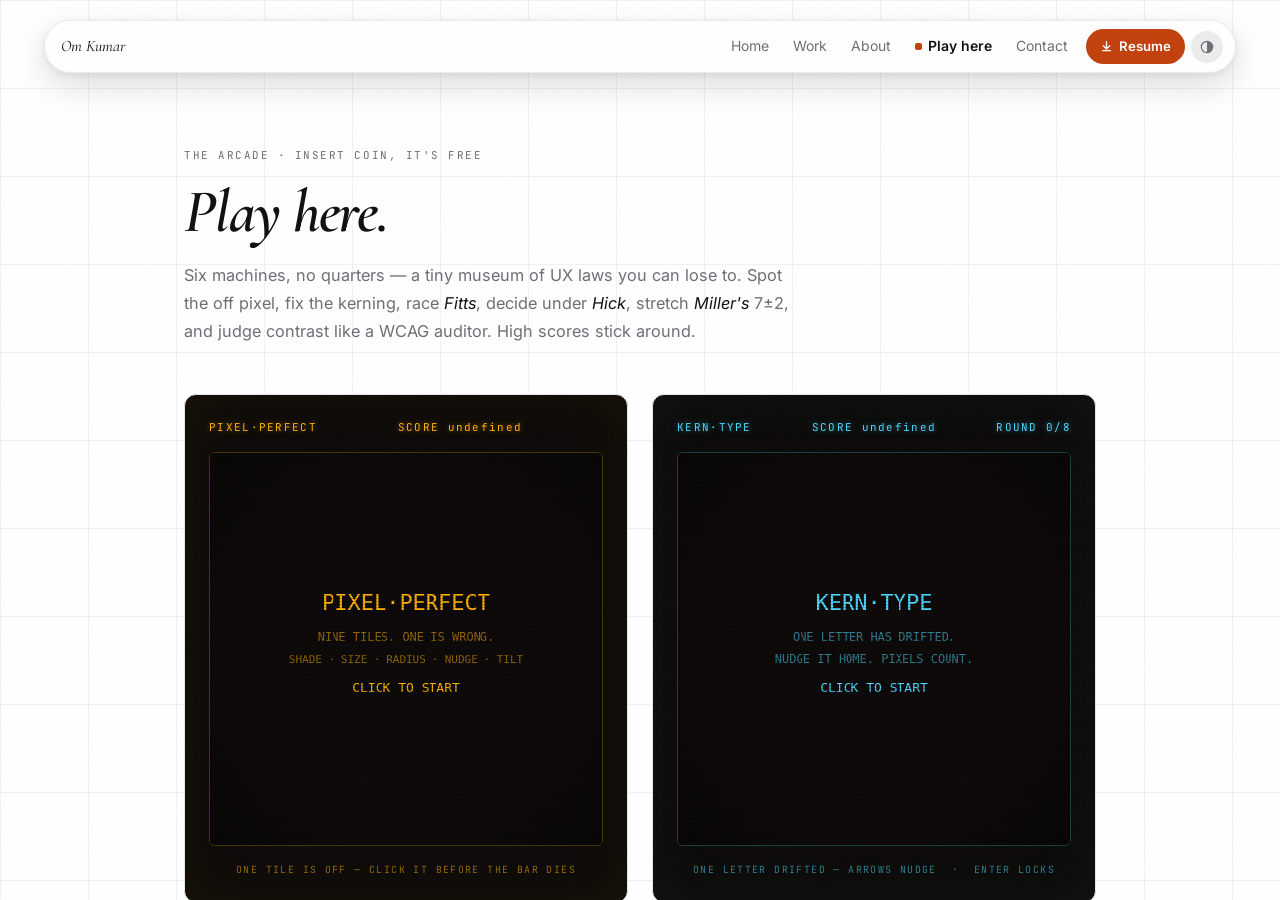
<file: play.html>
<!DOCTYPE html>
<html lang="en">
<head>
  <meta charset="UTF-8" />
  <meta name="viewport" content="width=device-width, initial-scale=1.0" />
  <title>Play — Om Kumar</title>
  <meta name="description" content="A tiny retro arcade — play Snake on Om Kumar's portfolio" />
  <link rel="preconnect" href="https://fonts.googleapis.com" />
  <link rel="preconnect" href="https://fonts.gstatic.com" crossorigin />
  <link href="https://fonts.googleapis.com/css2?family=Cormorant+Garamond:ital,wght@0,600;1,400;1,600&family=Inter:wght@400;500;600&family=JetBrains+Mono:wght@400&display=swap" rel="stylesheet" />

  <!-- Two marks by size: at 16px the "m" collapses into the "o", so the small
       icon carries a single letter and 32px upward carries the full "om".
       No SVG icon is offered on purpose — browsers prefer it and would scale
       the two-letter mark down into the mush this split exists to avoid. -->
  <link rel="icon" href="favicon.ico" sizes="32x32" />
  <link rel="icon" type="image/png" sizes="16x16" href="assets/icons/favicon-16.png" />
  <link rel="icon" type="image/png" sizes="32x32" href="assets/icons/favicon-32.png" />
  <link rel="icon" type="image/png" sizes="48x48" href="assets/icons/favicon-48.png" />
  <link rel="apple-touch-icon" href="assets/icons/apple-touch-icon.png" />
  <meta name="theme-color" content="#ffffff" media="(prefers-color-scheme: light)" />
  <meta name="theme-color" content="#141210" media="(prefers-color-scheme: dark)" />
  <link rel="stylesheet" href="css/style.css?v=40" />
</head>
<body class="page-enter">
  <script src="js/loader.js?v=40"></script>
  <div id="scroll-wrap">
  <div id="app"></div>
  </div>

  <script src="js/data.js?v=40"></script>
  <script src="js/wordmark.js?v=40"></script>
  <script src="js/components.js?v=40"></script>
  <script src="js/dock-hide.js?v=40" defer></script>
  <script src="js/sargam.js?v=40" defer></script>
  <script src="js/play.js?v=40"></script>
  <script src="js/wordmark-morph.js?v=40" defer></script>
</body>
</html>
</file>
<file: css/style.css>
/* ─── Tokens ──────────────────────────────────────────────────────────────── */
:root {
  --dark: #0d0d0d;

  --bg: #ffffff;
  --surface: #f7f7f8;
  --border: #e5e5e8;
  --text: #101012;
  --text-muted: #6e6e76;
  --accent: #101012;
  --accent-fg: #ffffff;

  /* EXPERIMENT — accent is on its third colour. To go back to an earlier one,
     restore the two values on each pair below, the two hexes in the footer
     ornament's data URI (which cannot reference a custom property), and COBALT
     in scripts/gen-favicon.js — then re-run that script, since the favicon
     bakes the colour into a PNG.
         red:     #f90000 / #d40000       dark: #ff3b3b / #ff6b6b
         cobalt:  #2b5cff / #1d4ed8       dark: #6b93ff / #8fb0ff
         sienna:  #c2410c / #9a3412       dark: #f2703c / #f79268   ← current
     The token names still say "red" — they are the accent slot, and renaming
     them would make putting an earlier colour back a much larger diff.

     Display accent is used for large text and for fills; ink is for anything
     under ~24px. The display value has to clear 4.5:1 on white in both
     directions, because #fff sits on it in the chips, the dock's Resume pill
     and the résumé Download button — 3:1 would be enough for large text but
     not for a button label. Sienna measures 5.18:1 against cobalt's 5.15:1, so
     the swap is like-for-like on contrast.

     Known gap, older than this swap: in dark mode the accent lightens so it
     can be read as text on the dark ground, which leaves #fff on those same
     fills at 2.93:1 (cobalt was 2.90:1). Fixing it means dark text on the
     accent in dark mode, not a different accent. */
  --accent-red: #c2410c;
  --accent-red-ink: #9a3412;

  /* Where the accent goes while something is hovered. Cobalt, which this site
     used as its accent before sienna — so the hover state is a callback rather
     than an arbitrary second colour. */
  /* The dock is fixed at bottom:24px and the pill is ~64px tall. Anything that
     would otherwise end up underneath it reserves this instead of guessing. */
  --dock-clear: 6.5rem;

  --accent-alt: #2b5cff;
  --accent-alt-ink: #1d4ed8;

  --hero-bg: var(--bg);
  --hero-particle-rgb: 16, 16, 18;

  --font-sans: "Inter", system-ui, -apple-system, sans-serif;
  --font-mono: "JetBrains Mono", ui-monospace, monospace;

  --space-xs: 0.5rem;
  --space-sm: 1rem;
  --space-md: 2rem;
  --space-lg: 4rem;
  --space-xl: 8rem;

  --radius: 12px;
  --max-w: 1280px;
  --page-pad: clamp(1.15rem, 3.5vw, 2.75rem);
  --transition: 0.2s ease;
}

/* ─── Dark mode tokens ────────────────────────────────────────────────────── */
[data-theme="dark"] {
  --bg: #141210;
  --surface: #1e1b18;
  --border: #302c28;
  --text: #f0ece5;
  --text-muted: #7a7268;
  --accent: #f0ece5;
  --accent-fg: #141210;

  --hero-bg: #0c0a08;
  --hero-particle-rgb: 240, 236, 229;

  --accent-red: #f2703c;
  --accent-red-ink: #f79268;
  --accent-alt: #6b93ff;
  --accent-alt-ink: #8fb0ff;
}

/* ─── Force-dark sections (always dark regardless of theme) ──────────────── */
.force-dark {
  background: var(--dark);
  --bg: var(--dark);
  --surface: #1f1f1f;
  --border: rgba(255, 255, 255, 0.08);
  --text: #f0ede8;
  --text-muted: rgba(240, 237, 232, 0.45);
  --accent: #f0ede8;
  --accent-fg: var(--dark);
}

/* ─── Reset ───────────────────────────────────────────────────────────────── */
*, *::before, *::after { box-sizing: border-box; margin: 0; padding: 0; }

html, body { height: 100%; overflow: hidden; }

#scroll-wrap {
  height: 100%;
  overflow-y: scroll;
  overflow-x: hidden;
}

body {
  font-family: var(--font-sans);
  background: var(--bg);
  color: var(--text);
  line-height: 1.6;
  -webkit-font-smoothing: antialiased;
  transition: background 0.25s ease, color 0.25s ease;
  padding-bottom: 0;
}

/* ─── Cursor ring ─────────────────────────────────────────────────────────── */
.cursor-ring {
  position: fixed;
  top: 0;
  left: 0;
  width: 22px;
  height: 22px;
  border-radius: 50%;
  border: 1.5px solid rgba(var(--hero-particle-rgb), 0.28);
  pointer-events: none;
  z-index: 9997;
  opacity: 0;
  will-change: transform;
  transition: opacity 0.6s ease, width 0.2s ease, height 0.2s ease, border-radius 0.2s ease;
}

.cursor-ring.is-visible {
  opacity: 1;
}

.cursor-ring.is-hovering {
  width: 44px;
  height: 44px;
  border-color: rgba(var(--hero-particle-rgb), 0.18);
}

/* Subtle paper grain overlay */
body::after {
  content: "";
  position: fixed;
  inset: 0;
  background-image: url("data:image/svg+xml,%3Csvg xmlns='http://www.w3.org/2000/svg' width='200' height='200'%3E%3Cfilter id='n'%3E%3CfeTurbulence type='fractalNoise' baseFrequency='0.9' numOctaves='4' stitchTiles='stitch'/%3E%3C/filter%3E%3Crect width='200' height='200' filter='url(%23n)' opacity='1'/%3E%3C/svg%3E");
  opacity: 0.028;
  pointer-events: none;
  z-index: 9999;
}

a { color: inherit; text-decoration: none; }
ul { list-style: none; }

/* ─── Layout ──────────────────────────────────────────────────────────────── */
.experience, .about-skills, .about, .gallery, .contact, .footer {
  max-width: var(--max-w);
  margin-inline: auto;
  padding-inline: var(--page-pad);
}


/* ─── Hero ────────────────────────────────────────────────────────────────── */
.hero {
  position: relative;
  min-height: 100vh;
  display: flex;
  align-items: flex-start;
  justify-content: center;
  background: var(--hero-bg);
  overflow: hidden;
  /* The bar sits at the top now, so the clearance moves with it. */
  padding-top: calc(var(--dock-clear) + clamp(1rem, 3vh, 2.5rem));
  padding-bottom: clamp(2rem, 6vh, 4rem);
}

#app {
  position: relative;
  z-index: 0;
}

.hero__content {
  position: relative;
  z-index: 1;
  text-align: center;
  display: flex;
  flex-direction: column;
  align-items: center;
  gap: 2rem;
  padding-inline: var(--page-pad);
  width: 100%;
  max-width: var(--max-w);
}

/* Avatar */
.hero__avatar-wrap {
  position: relative;
  width: 60px;
  height: 60px;
  cursor: pointer;
  margin-bottom: 0;
}

.hero__avatar {
  width: 60px;
  height: 60px;
  border-radius: 50%;
  overflow: hidden;
  border: 2px solid #e8c84a;
  transition: transform 0.25s cubic-bezier(0.34, 1.56, 0.64, 1);
}

.hero__avatar-wrap:hover .hero__avatar {
  transform: scale(1.06);
}

.hero__avatar-img {
  width: 100%;
  height: 100%;
  object-fit: cover;
  display: block;
}

.hero__bubble {
  position: absolute;
  bottom: calc(100% + 10px);
  left: 50%;
  transform: translateX(-50%) scale(0.5);
  transform-origin: bottom center;
  background: #e8c84a;
  color: #0c0b09;
  font-size: 0.82rem;
  font-weight: 600;
  padding: 6px 14px;
  border-radius: 20px;
  white-space: nowrap;
  opacity: 0;
  transition: opacity 0.22s ease, transform 0.35s cubic-bezier(0.34, 1.56, 0.64, 1);
  pointer-events: none;
  z-index: 2;
}

.hero__bubble::after {
  content: "";
  position: absolute;
  top: 100%;
  left: 50%;
  transform: translateX(-50%);
  border: 5px solid transparent;
  border-top-color: #e8c84a;
}

.hero__avatar-wrap:hover .hero__bubble,
.hero__avatar-wrap.bubble-pinned .hero__bubble {
  opacity: 1;
  transform: translateX(-50%) scale(1);
}

/* Greeting */
.hero__greeting {
  font-size: clamp(0.85rem, 1.2vw, 1rem);
  color: var(--text-muted);
  letter-spacing: 0.01em;
}

/* Display heading */
.hero__display {
  font-family: "Perfectly Nineties", Georgia, serif;
  /* --hero-fs is set by initHeroFit() when the longest cycling phrase
     would overflow the container; falls back to the fluid scale. */
  /* Sized by whichever axis is scarcer. 6vw alone gave a 1460×680 window an
     88px face and a hero taller than the window itself, which is what pushed
     the stats behind the dock; the 9vh term caps it on short screens and gives
     way to 6vw once there is height to spend. */
  font-size: var(--hero-fs, clamp(1.75rem, min(6vw, 9vh), 6rem));
  font-weight: 400;
  color: var(--text);
  line-height: 1.1;
  letter-spacing: -0.025em;
  margin-block: 0;
  text-align: center;
}

.hero__display-prefix {
  display: block;
  text-align: center;
}

.hero__cycle-wrap {
  display: block;
  position: relative;
  overflow: hidden;
  text-align: center;
  /* extra room so ascenders/descenders aren't clipped */
  padding-top: 0.25em;
  padding-bottom: 0.3em;
  margin-top: -0.25em;
  margin-bottom: -0.3em;
  /* room for the italic overhang on the first/last glyph */
  padding-inline: 0.14em;
  margin-inline: -0.14em;
}

/* Reserves the line box for the cycling word — must use the SAME italic face,
   otherwise the box is narrower than the word and the ends get clipped. */
.hero__cycle-placeholder {
  display: block;
  visibility: hidden;
  pointer-events: none;
  user-select: none;
  font-style: italic;
  font-weight: 400;
  white-space: nowrap;
}

.hero__cycle-word {
  position: absolute;
  top: 0.25em;   /* match padding-top so word aligns with placeholder */
  left: 50%;
  transform: translateX(-50%);
  white-space: nowrap;
  font-style: italic;
  font-weight: 400;
  color: var(--accent-red);
  transition: transform 0.55s cubic-bezier(0.32, 0.72, 0, 1), opacity 0.3s ease;
}
.hero__cycle-word.is-leaving {
  transform: translateX(-50%) translateY(-130%);
  opacity: 0;
}
.hero__cycle-word.is-entering {
  transform: translateX(-50%) translateY(130%);
  opacity: 0;
  transition: none;
}

.hero__sub {
  font-size: clamp(0.9rem, 1.3vw, 1.05rem);
  color: var(--text-muted);
  max-width: 52ch;
  line-height: 1.65;
  margin-top: 0;
  text-align: center;
}

/* Stats row */
.hero__stats {
  display: grid;
  grid-template-columns: repeat(4, auto);
  justify-content: space-between;
  align-items: start;
  gap: 1.5rem 2.5rem;
  width: 100%;
  max-width: 900px;
  margin: clamp(0.5rem, 2.5vh, 2rem) 0 0;
  text-align: left;
}

.hero__stat-value {
  font-family: "Perfectly Nineties", "Cormorant Garamond", Georgia, serif;
  font-size: clamp(1.75rem, 3.4vw, 2.9rem);
  font-weight: 400;
  line-height: 1;
  letter-spacing: -0.02em;
  color: var(--accent-red);
  margin: 0;
}

.hero__stat-label {
  font-family: var(--font-mono);
  font-size: 0.66rem;
  letter-spacing: 0.14em;
  text-transform: uppercase;
  color: var(--text-muted);
  line-height: 1.4;
  margin: 0.55rem 0 0;
}

/* CTA buttons */
.hero__actions {
  display: flex;
  gap: 0.75rem;
  flex-wrap: wrap;
  justify-content: center;
  margin-top: 0;
}

.hero__btn {
  display: inline-flex;
  align-items: center;
  justify-content: center;
  padding: 10px 22px;
  border-radius: 100px;
  font-size: 0.85rem;
  font-weight: 500;
  font-family: var(--font-sans);
  cursor: pointer;
  transition: opacity 0.18s ease, transform 0.18s ease;
  text-decoration: none;
  border: none;
  white-space: nowrap;
}

.hero__btn:hover {
  opacity: 0.82;
  transform: translateY(-2px);
}

.hero__btn--primary {
  background: var(--text);
  color: var(--bg);
}

.hero__btn--secondary {
  background: transparent;
  color: var(--text);
  border: 1.5px solid var(--border);
}

.hero__btn--secondary.is-copied {
  border-color: #3ecf66;
  color: #3ecf66;
}

/* Status */
.hero__status {
  display: inline-flex;
  align-items: center;
  gap: 0.55rem;
  font-size: 0.88rem;
  color: var(--text-muted);
}

.hero__status-dot {
  width: 8px;
  height: 8px;
  border-radius: 50%;
  background: #3ecf66;
  flex-shrink: 0;
  animation: statusPulse 2.4s ease-in-out infinite;
}

@keyframes statusPulse {
  0%, 100% { box-shadow: 0 0 0 0 rgba(62,207,102,0.5); }
  50%       { box-shadow: 0 0 0 5px rgba(62,207,102,0); }
}

.hero__scroll {
  position: absolute;
  bottom: var(--space-md);
  right: clamp(1.25rem, 3.5vw, 2.5rem);
  display: flex;
  flex-direction: column;
  align-items: center;
  gap: 10px;
  z-index: 1;
}

.hero__scroll-label {
  font-size: 0.62rem;
  font-family: var(--font-mono);
  letter-spacing: 0.18em;
  text-transform: uppercase;
  color: rgba(var(--hero-particle-rgb), 0.2);
}

.hero__scroll-line {
  width: 1px;
  height: 40px;
  background: rgba(var(--hero-particle-rgb), 0.1);
  position: relative;
  overflow: hidden;
}

.hero__scroll-line::after {
  content: "";
  position: absolute;
  top: -100%;
  left: 0;
  width: 100%;
  height: 100%;
  background: rgba(var(--hero-particle-rgb), 0.5);
  animation: scrollLine 2s ease-in-out infinite;
}

@keyframes scrollLine {
  0%   { top: -100%; }
  100% { top: 100%; }
}

/* ─── Hero mobile fixes ───────────────────────────────────────────────────── */
@media (max-width: 640px) {
  .hero {
    min-height: auto;
    padding-top: 7.5rem;
    padding-bottom: 7.5rem;
    align-items: center;
  }

  .hero__content {
    gap: 1rem;
    padding-inline: 1.5rem;
  }

  .hero__display {
    font-size: var(--hero-fs, clamp(2rem, 8.5vw, 2.8rem));
  }

  /* Allow long phrases to wrap instead of overflowing */
  .hero__cycle-word {
    white-space: normal;
    width: 100%;
    text-align: center;
    left: 0;
    transform: translateX(0);
  }
  .hero__cycle-word.is-leaving {
    transform: translateY(-130%);
  }
  .hero__cycle-word.is-entering {
    transform: translateY(130%);
    transition: none;
  }

  .hero__cycle-placeholder {
    white-space: normal;
    text-align: center;
  }

  .hero__sub {
    font-size: 0.95rem;
    max-width: 100%;
  }

  .hero__stats {
    grid-template-columns: repeat(2, 1fr);
    gap: 1.5rem 1rem;
    justify-content: start;
    margin-top: 1rem;
  }

  .hero__stat-label {
    font-size: 0.6rem;
    letter-spacing: 0.12em;
  }

  .hero__scroll {
    display: none;
  }
}

/* ─── Section label ───────────────────────────────────────────────────────── */
.section-label {
  font-size: 0.72rem;
  font-family: var(--font-mono);
  letter-spacing: 0.12em;
  text-transform: uppercase;
  color: var(--text-muted);
  margin-bottom: var(--space-md);
}

/* ─── Featured Work section ──────────────────────────────────────────────── */
.fw-sec {
  max-width: var(--max-w);
  margin-inline: auto;
  padding-inline: var(--page-pad);
  padding-block: var(--space-lg);
  border-top: 1px solid var(--border);
}

/* Section header */
.fw-header {
  display: flex;
  align-items: flex-end;
  justify-content: space-between;
  gap: 2rem;
  margin-bottom: 3rem;
}

.fw-header__left {
  display: flex;
  flex-direction: column;
  gap: 0.6rem;
}

.fw-header__label {
  font-family: var(--font-mono);
  font-size: 0.68rem;
  letter-spacing: 0.14em;
  text-transform: uppercase;
  color: var(--accent-red-ink);
}

.fw-header__h {
  font-size: clamp(2.2rem, 5vw, 3.8rem);
  font-weight: 700;
  letter-spacing: -0.03em;
  line-height: 1.05;
  color: var(--text);
}

.fw-header__em {
  font-family: "Cormorant Garamond", Georgia, serif;
  font-style: italic;
  font-weight: 400;
  color: var(--accent-red);
}

.fw-header__desc {
  font-size: 0.88rem;
  color: var(--text-muted);
  line-height: 1.6;
  max-width: 26ch;
  text-align: right;
  flex-shrink: 0;
}

/* 2-column grid */
.fw-grid {
  display: grid;
  grid-template-columns: repeat(2, 1fr);
  gap: 2.5rem 2rem;
}

/* Card */
.fw-card {
  display: flex;
  flex-direction: column;
  cursor: pointer;
  gap: 0;
}

.fw-card__thumb {
  aspect-ratio: 16 / 10;
  border-radius: 10px;
  overflow: hidden;
  position: relative;
  background: var(--thumb-bg, var(--surface));
  display: flex;
  align-items: center;
  justify-content: center;
  padding: 2rem 1.5rem 0;
  transition: transform 0.4s cubic-bezier(0.16,1,0.3,1);
}

.fw-card:hover .fw-card__thumb {
  transform: scale(1.025);
}

/* ─── Pointer motion on the thumbnails ──────────────────────────────────────
   js/card-motion.js flags the root element once it has installed, so this whole
   block only applies where it is actually driving. Without JS, without a fine
   pointer, or under prefers-reduced-motion the plain hover scale above stands.
   The flag is on the root rather than the grid because the grid is rendered
   from script and replaced again when the data call settles.
   Every transform here is written per frame from script, which is why the
   transition is dropped — a transition would fight the easing. */
html.card-motion .fw-grid .fw-card {
  perspective: 900px;
}

html.card-motion .fw-grid .fw-card__thumb {
  transition: none;
  transform-style: preserve-3d;
}

html.card-motion .fw-grid .fw-card:hover .fw-card__thumb {
  transform: none;   /* the script owns this transform now */
}

html.card-motion .fw-grid .fw-card.is-live .fw-card__thumb {
  will-change: transform;
  box-shadow: 0 18px 40px -22px rgba(0, 0, 0, 0.45);
}

/* The artwork slides against the frame — that opposition is what reads as
   depth. Scaled slightly so the slide never exposes an edge. */
html.card-motion .fw-grid .fw-card__thumb-img,
html.card-motion .fw-grid .fw-card__thumb .wss {
  transition: none;
  transform-origin: center;
}

html.card-motion .fw-grid .fw-card.is-live .fw-card__thumb-img,
html.card-motion .fw-grid .fw-card.is-live .fw-card__thumb .wss {
  will-change: transform;
}

/* Highlight tracking the pointer. Soft-light keeps it a sheen on the artwork
   rather than a white blob over it. */
html.card-motion .fw-grid .fw-card__thumb::after {
  content: '';
  position: absolute;
  inset: 0;
  z-index: 2;
  pointer-events: none;
  border-radius: inherit;
  opacity: var(--sheen, 0);
  mix-blend-mode: soft-light;
  background: radial-gradient(
    42% 52% at var(--mx, 50%) var(--my, 50%),
    rgba(255, 255, 255, 0.55),
    rgba(255, 255, 255, 0) 72%
  );
}

/* A composed thumbnail already carries its own ground and padding */
.fw-card__thumb--img { padding: 0; }

.fw-card__thumb-img {
  width: 100%;
  height: 100%;
  object-fit: cover;
  display: block;
}

.fw-card__info {
  padding: 1.1rem 0 0;
  display: flex;
  flex-direction: column;
  gap: 0.35rem;
}

.fw-card__cat {
  font-family: var(--font-mono);
  font-size: 0.65rem;
  letter-spacing: 0.12em;
  text-transform: uppercase;
  color: var(--accent-red-ink);
}

.fw-card__title {
  font-size: clamp(1.15rem, 2vw, 1.55rem);
  font-weight: 700;
  color: var(--text);
  letter-spacing: -0.025em;
  line-height: 1.15;
}

.fw-card__role {
  font-size: 0.82rem;
  color: var(--text-muted);
  line-height: 1.5;
}

/* ─── Shipped / coming-soon chips (cursor follower) ──────────────────────── */
.fw-card--shipped,
.fw-card--coming-soon {
  position: relative;
}

.fw-chip {
  position: absolute;
  top: 0;
  left: 0;
  transform: translate(-50%, -50%);
  display: flex;
  align-items: center;
  gap: 0.45rem;
  font-family: var(--font-mono);
  font-size: 0.6rem;
  letter-spacing: 0.12em;
  text-transform: uppercase;
  padding: 0.42rem 0.85rem;
  border-radius: 100px;
  pointer-events: none;
  opacity: 0;
  transition: opacity 0.18s ease;
  white-space: nowrap;
  z-index: 20;
  user-select: none;
  background: var(--accent-red);
  color: #fff;
}

.fw-chip::before {
  content: '';
  width: 7px;
  height: 7px;
  border-radius: 50%;
  background: rgba(255,255,255,0.75);
  flex-shrink: 0;
}

.fw-chip--soon {
  background: var(--dark);
  color: #fff;
}

.fw-chip--soon::before {
  background: var(--accent-red);
}

.fw-card--shipped:hover .fw-chip,
.fw-card--coming-soon:hover .fw-chip {
  opacity: 1;
}

/* ─── Coming soon overlay ─────────────────────────────────────────────────── */
.fw-card--coming-soon {
  cursor: default;
}

.fw-card--coming-soon .fw-card__thumb {
  position: relative;
}

.fw-card__cs-overlay {
  position: absolute;
  inset: 0;
  background: rgba(0, 0, 0, 0.52);
  border-radius: inherit;
  pointer-events: none;
}

.fw-card__cs-badge {
  position: absolute;
  top: 0.85rem;
  left: 0.85rem;
  display: flex;
  align-items: center;
  gap: 0.45rem;
  font-family: var(--font-mono);
  font-size: 0.6rem;
  letter-spacing: 0.12em;
  text-transform: uppercase;
  padding: 0.42rem 0.85rem;
  border-radius: 100px;
  background: #fff;
  color: #111;
  pointer-events: none;
  z-index: 5;
}

.fw-card__cs-badge::before {
  content: '';
  width: 7px;
  height: 7px;
  border-radius: 50%;
  background: var(--accent-red);
  flex-shrink: 0;
}

.fw-card--coming-soon .fw-card__title,
.fw-card--coming-soon .fw-card__role {
  opacity: 0.45;
}

/* View all */
.fw-viewall {
  display: inline-flex;
  align-items: center;
  gap: 0.5rem;
  margin-top: 2.5rem;
  font-size: 0.88rem;
  font-weight: 500;
  color: var(--text);
  transition: gap 0.2s ease, opacity 0.2s ease;
}

.fw-viewall:hover { gap: 0.85rem; opacity: 0.65; }

@media (max-width: 720px) {
  .fw-grid { grid-template-columns: 1fr; gap: 2rem; }
  .fw-header { flex-direction: column; align-items: flex-start; }
  .fw-header__desc { text-align: left; max-width: 100%; }
}

/* ─── Screenshot mockup (wss) ─────────────────────────────────────────────── */
.wss {
  width: 100%;
  background: #ffffff;
  border-radius: 8px;
  overflow: hidden;
  box-shadow: 0 20px 60px rgba(0,0,0,0.12), 0 0 0 1px var(--border);
}

[data-theme="dark"] .wss {
  box-shadow: 0 40px 100px rgba(0,0,0,0.55), 0 0 0 1px rgba(255,255,255,0.07);
}

.wss__chrome {
  background: #efefef;
  border-bottom: 1px solid #e0e0e0;
  padding: 9px 14px;
  display: flex;
  align-items: center;
  gap: 10px;
}

.wss__dots {
  display: flex;
  gap: 5px;
  flex-shrink: 0;
}

.wss__dots i {
  width: 9px;
  height: 9px;
  border-radius: 50%;
  display: block;
}

.wss__dots i:nth-child(1) { background: #ff6059; }
.wss__dots i:nth-child(2) { background: #febc2e; }
.wss__dots i:nth-child(3) { background: #3ecf66; }

.wss__url-bar {
  flex: 1;
  height: 18px;
  background: #e0e0e0;
  border-radius: 4px;
  max-width: 280px;
}

.wss__btns {
  display: flex;
  gap: 6px;
  flex-shrink: 0;
}

.wss__btns i {
  width: 22px;
  height: 18px;
  background: #e0e0e0;
  border-radius: 4px;
  display: block;
}

.wss__body {
  display: grid;
  grid-template-columns: 160px 1fr;
  height: 280px;
}

/* sidebar */
.wss__sidebar {
  background: #ffffff;
  border-right: 1px solid #f0f0f0;
  padding: 14px 0;
  display: flex;
  flex-direction: column;
  gap: 2px;
  overflow: hidden;
}

.wss__sb-header {
  height: 28px;
  margin: 0 10px 10px;
  background: #f0f0f0;
  border-radius: 5px;
}

.wss__sb-item {
  height: 28px;
  margin: 0 6px;
  border-radius: 5px;
  background: transparent;
  position: relative;
  overflow: hidden;
}

.wss__sb-item::after {
  content: "";
  position: absolute;
  left: 10px;
  top: 50%;
  transform: translateY(-50%);
  width: 72px;
  height: 9px;
  background: #e8e8e8;
  border-radius: 3px;
}

.wss__sb-item--active {
  background: color-mix(in srgb, var(--accent, #8080ff) 12%, transparent);
}

.wss__sb-item--active::after {
  background: color-mix(in srgb, var(--accent, #8080ff) 55%, transparent);
}

.wss__sb-divider {
  height: 1px;
  background: #f0f0f0;
  margin: 6px 10px;
}

/* main content */
.wss__main {
  background: #f7f8fc;
  padding: 14px;
  display: flex;
  flex-direction: column;
  gap: 6px;
  overflow: hidden;
}

.wss__toolbar {
  display: flex;
  justify-content: space-between;
  align-items: center;
  margin-bottom: 8px;
}

.wss__breadcrumb {
  width: 120px;
  height: 16px;
  background: #dde0ea;
  border-radius: 3px;
  display: block;
}

.wss__action-btn {
  width: 80px;
  height: 24px;
  background: var(--accent, #8080ff);
  border-radius: 5px;
  display: block;
  opacity: 0.7;
}

.wss__table {
  display: flex;
  flex-direction: column;
  border: 1px solid #e8eaf0;
  border-radius: 6px;
  overflow: hidden;
  background: #ffffff;
}

.wss__thead {
  display: flex;
  gap: 8px;
  padding: 7px 12px;
  background: #f3f4f8;
  border-bottom: 1px solid #e8eaf0;
}

.wss__thead span {
  flex: 1;
  height: 9px;
  background: #d8dae4;
  border-radius: 3px;
  display: block;
}

.wss__trow {
  display: flex;
  gap: 8px;
  padding: 7px 12px;
  border-bottom: 1px solid #f0f1f5;
  align-items: center;
  position: relative;
  overflow: hidden;
}

.wss__trow::before,
.wss__trow::after {
  content: "";
  display: block;
  height: 8px;
  background: #ebebeb;
  border-radius: 3px;
  flex: 1;
}

.wss__trow::after {
  flex: 2;
  background: #e4e4e4;
}

.wss__trow:last-child {
  border-bottom: none;
}

.wss__trow--hl {
  background: color-mix(in srgb, var(--accent, #8080ff) 6%, #ffffff);
}

.wss__trow--hl::before {
  background: color-mix(in srgb, var(--accent, #8080ff) 30%, #e8e8e8);
}

/* ─── Responsive: work section ────────────────────────────────────────────── */
@media (max-width: 900px) {
  .work-projects { grid-template-columns: repeat(2, 1fr); }
}

@media (max-width: 560px) {
  .work-projects { grid-template-columns: 1fr; }
  .work-intro { padding: 3rem 0 2.5rem; }
}

/* ─── Tag ─────────────────────────────────────────────────────────────────── */
.tag {
  font-size: 0.72rem;
  font-family: var(--font-mono);
  background: color-mix(in srgb, var(--text) 8%, transparent);
  color: var(--text);
  border: 1px solid var(--border);
  border-radius: 100px;
  padding: 3px 10px;
  white-space: nowrap;
}

/* ─── Home experience cards ──────────────────────────────────────────────── */
.hexp {
  padding-block: var(--space-lg);
  border-bottom: 1px solid var(--border);
}

.hexp__grid {
  display: grid;
  grid-template-columns: repeat(3, 1fr);
  gap: var(--space-sm);
}

.hexp__card {
  display: flex;
  flex-direction: column;
  gap: 1.1rem;
  padding: var(--space-md);
  border: 1px solid var(--border);
  border-radius: var(--radius);
  background: var(--surface);
  transition: transform var(--transition), box-shadow var(--transition);
}

.hexp__card:hover {
  transform: translateY(-3px);
  box-shadow: 0 12px 32px -8px rgba(0,0,0,0.1);
}

[data-theme="dark"] .hexp__card:hover {
  box-shadow: 0 12px 32px -8px rgba(0,0,0,0.4);
}

/* Logo mark */
.hexp__logo {
  width: 60px;
  height: 60px;
  border-radius: 14px;
  display: flex;
  align-items: center;
  justify-content: center;
  flex-shrink: 0;
  box-shadow: 0 6px 20px rgba(0,0,0,0.18);
}

.hexp__logo svg {
  display: block;
}

.hexp__logo--img {
  width: auto !important;
  height: auto !important;
  background: none !important;
  border: none !important;
  box-shadow: none !important;
  border-radius: 0 !important;
  padding: 0 !important;
}

.hexp__logo--img img {
  height: 52px;
  width: auto;
  max-width: 180px;
  object-fit: contain;
  display: block;
}

[data-theme="dark"] .hexp__logo--img img {
  filter: brightness(1.15);
}

/* Text info */
.hexp__body {
  display: flex;
  flex-direction: column;
  gap: 0.3rem;
  flex: 1;
}

.hexp__company {
  font-size: 1rem;
  font-weight: 600;
  letter-spacing: -0.02em;
  color: var(--text);
  line-height: 1.2;
}

.hexp__role {
  font-size: 0.88rem;
  color: var(--text-muted);
}

.hexp__period {
  font-size: 0.72rem;
  font-family: var(--font-mono);
  color: var(--text-muted);
  margin-top: 0.15rem;
  line-height: 1.5;
}

.hexp__tags {
  display: flex;
  flex-wrap: wrap;
  gap: 6px;
  margin-top: 0.6rem;
}

@media (max-width: 720px) {
  .hexp__grid { grid-template-columns: 1fr; }
}

@media (min-width: 721px) and (max-width: 960px) {
  .hexp__grid { grid-template-columns: repeat(2, 1fr); }
}

/* ─── Experience ──────────────────────────────────────────────────────────── */
.experience {
  padding-block: var(--space-lg);
  border-bottom: 1px solid var(--border);
}

.exp__list {
  display: flex;
  flex-direction: column;
}

.exp__item {
  display: grid;
  grid-template-columns: 220px 1fr;
  gap: var(--space-md);
  padding-block: var(--space-lg);
  border-top: 1px solid var(--border);
}

.exp__item:last-child {
  padding-bottom: 0;
}

.exp__meta {
  display: flex;
  flex-direction: column;
  gap: var(--space-xs);
  padding-top: 3px;
}


.exp__period {
  font-size: 0.72rem;
  font-family: var(--font-mono);
  color: var(--text-muted);
  letter-spacing: 0.04em;
}

.exp__company {
  font-size: 1.15rem;
  font-weight: 700;
  letter-spacing: -0.02em;
  color: var(--text);
}

a.exp__company {
  text-decoration: underline;
  text-underline-offset: 4px;
  text-decoration-color: var(--text-muted);
  transition: opacity var(--transition);
}

a.exp__company:hover {
  opacity: 0.65;
}


.exp__tags {
  display: flex;
  flex-wrap: wrap;
  gap: 6px;
  margin-top: 4px;
}

.exp__body {
  display: flex;
  flex-direction: column;
  gap: var(--space-sm);
}

.exp__role {
  font-size: 1.25rem;
  font-weight: 500;
  letter-spacing: -0.02em;
  color: var(--text);
}

.exp__points {
  display: flex;
  flex-direction: column;
  gap: 10px;
  list-style: none;
}

.exp__point {
  font-size: 0.9rem;
  line-height: 1.7;
  color: var(--text-muted);
  padding-left: 1.2em;
  position: relative;
}

.exp__point::before {
  content: "–";
  position: absolute;
  left: 0;
  color: var(--border);
}

@media (max-width: 640px) {
  .exp__item {
    grid-template-columns: 1fr;
    gap: var(--space-sm);
  }
}

/* ─── About page hero ─────────────────────────────────────────────────────── */
.about-hero {
  display: grid;
  grid-template-columns: 58% 42%;
  min-height: calc(100vh - 57px);
  width: 100%;
}

.about-hero__left {
  padding: var(--space-lg) var(--space-lg) var(--space-xl);
  display: flex;
  flex-direction: column;
  justify-content: space-between;
  gap: var(--space-lg);
  border-right: 1px solid var(--border);
}

.about-hero__top {
  display: flex;
  flex-direction: column;
  gap: var(--space-sm);
}

.about-hero__label {
  font-size: clamp(2rem, 3.5vw, 3rem);
  font-weight: 700;
  color: var(--text-muted);
  letter-spacing: -0.03em;
  line-height: 1;
}

.about-hero__statement {
  font-family: 'Cormorant Garamond', Georgia, serif;
  font-size: clamp(2.2rem, 4vw, 4.8rem);
  font-weight: 300;
  letter-spacing: -0.04em;
  line-height: 1.05;
  color: var(--text);
}

.about-hero__bio {
  display: flex;
  flex-direction: column;
  gap: var(--space-sm);
  max-width: 560px;
}

.about-hero__bio p {
  font-size: 1rem;
  line-height: 1.8;
  color: var(--text-muted);
}

.about-hero__right {
  position: relative;
  display: flex;
  flex-direction: column;
  align-items: flex-end;
  justify-content: flex-end;
  padding: var(--space-lg);
  overflow: hidden;
}

.about-hero__hint {
  position: absolute;
  bottom: 12%;
  left: var(--space-md);
  max-width: 9rem;
  display: flex;
  flex-direction: column;
  align-items: flex-start;
  gap: 8px;
  pointer-events: none;
}

.about-hero__hint-text {
  font-family: "Caveat", cursive;
  font-size: 1.15rem;
  color: var(--text-muted);
  transform: rotate(-4deg);
  display: block;
  white-space: nowrap;
}

.about-hero__hint-arrow {
  color: var(--text-muted);
  margin-left: 50px;
  transform: rotate(10deg);
}

/* Photo stack */
/* ─── Hanging ID card ─────────────────────────────────────────────────────── */
.lanyard {
  position: absolute;
  inset: 0;
  overflow: hidden;
  touch-action: pan-y;
}

/* Static strap for the no-JS / reduced-motion case — the SVG bands are only
   drawn once the simulation runs, and a card floating with no lanyard above it
   reads as broken rather than still. */
.lanyard__static { position: absolute; inset: 0; pointer-events: none; }
.lanyard.is-live .lanyard__static { display: none; }

.lanyard__band {
  position: absolute;
  top: 6px;
  width: 19px;
  height: 186px;
  background: var(--accent-red);
  transform-origin: 50% 0;
}

/* rotating a downward bar clockwise swings its foot left, so the left band
   takes the negative angle to converge on the clasp */
.lanyard__band--l { left: 50%; margin-left: -72px; transform: rotate(-17deg); }
.lanyard__band--r { left: 50%; margin-left: 53px;  transform: rotate(17deg); }

.lanyard__static-clasp {
  position: absolute;
  top: 182px;
  left: 50%;
  width: 26px;
  height: 30px;
  margin-left: -13px;
  border-radius: 4px;
  background: #1c1f22;
}

.lanyard__rope {
  position: absolute;
  inset: 0;
  width: 100%;
  height: 100%;
  pointer-events: none;
}

.lanyard__strand {
  fill: none;
  stroke: var(--accent-red);
  stroke-width: 19;          /* a flat woven strap, not a cord */
  stroke-linecap: butt;
  stroke-linejoin: round;
}

/* clasp where the two bands converge */
.lanyard__clasp-body {
  fill: #1c1f22;
  stroke: rgba(255, 255, 255, 0.18);
  stroke-width: 1;
}

.lanyard__clasp-slot { fill: rgba(255, 255, 255, 0.22); }

/* the short strap between the clasp and the card's top corners */
.lanyard__clip-strap {
  fill: none;
  stroke: var(--accent-red);
  stroke-width: 7;
  stroke-linecap: round;
  stroke-linejoin: round;
}

/* the peg it hangs from */
.lanyard__bar {
  position: absolute;
  top: 2px;
  left: 50%;
  width: 146px;
  height: 11px;
  margin-left: -73px;
  border-radius: 4px;
  background: var(--text);
  box-shadow: 0 2px 8px rgba(0, 0, 0, 0.22);
}

/* The card. Without JS this sits centred under the peg; the sim then drives
   `transform` from the top-left corner, which is why the origin is 0 0. */
.idc {
  position: absolute;
  top: 210px;
  left: 50%;
  width: 198px;
  margin-left: -99px;
  transform-origin: 0 0;
  background: var(--bg);
  border: 1px solid var(--border);
  border-radius: 13px;
  padding: 0.9rem 0.85rem 0.8rem;
  box-shadow: 0 18px 40px rgba(16, 16, 18, 0.16), 0 3px 10px rgba(16, 16, 18, 0.08);
  cursor: grab;
  user-select: none;
  touch-action: none;
  will-change: transform;
}

/* once the sim owns the transform, the centring margin would double-offset it */
.lanyard.is-live .idc { margin-left: 0; left: 0; top: 0; }
.lanyard.is-held .idc { cursor: grabbing; box-shadow: 0 26px 60px rgba(16, 16, 18, 0.22); }

.idc__head {
  display: flex;
  align-items: center;
  justify-content: space-between;
  gap: 0.5rem;
  margin-bottom: 0.9rem;
}

.idc__org {
  font-family: "Perfectly Nineties", "Cormorant Garamond", Georgia, serif;
  font-style: italic;
  font-size: 0.95rem;
  color: var(--text);
}

.idc__tag {
  font-family: var(--font-mono);
  font-size: 0.5rem;
  letter-spacing: 0.16em;
  color: var(--bg);
  background: var(--accent-red);
  padding: 0.16rem 0.4rem;
  border-radius: 3px;
}

.idc__photo {
  /* the source is portrait (1042x1321); a landscape frame cropped the face off,
     so the frame is square and the crop is biased upward toward the head */
  aspect-ratio: 1 / 1;
  border-radius: 10px;
  overflow: hidden;
  background: var(--surface);
  margin-bottom: 0.7rem;
}

.idc__photo img {
  width: 100%;
  height: 100%;
  object-fit: cover;
  object-position: 50% 26%;
  display: block;
}

.idc__name {
  font-size: 1.02rem;
  font-weight: 600;
  letter-spacing: -0.01em;
  color: var(--text);
}

.idc__role {
  font-size: 0.74rem;
  line-height: 1.4;
  color: var(--text-muted);
  margin-top: 0.15rem;
}

.idc__rows {
  display: grid;
  gap: 0.3rem;
  margin: 0.7rem 0 0.6rem;
  padding-top: 0.6rem;
  border-top: 1px solid var(--border);
}

.idc__row {
  display: flex;
  justify-content: space-between;
  gap: 0.5rem;
  font-family: var(--font-mono);
  font-size: 0.56rem;
  letter-spacing: 0.08em;
  text-transform: uppercase;
}

.idc__row dt { color: var(--text-muted); }
.idc__row dd { color: var(--text); }

.idc__barcode {
  height: 17px;
  border-radius: 2px;
  background-image: repeating-linear-gradient(
    90deg, var(--text) 0 2px, transparent 2px 4px,
    var(--text) 4px 5px, transparent 5px 9px,
    var(--text) 9px 12px, transparent 12px 14px);
  opacity: 0.8;
}

.idc__foot {
  font-family: var(--font-mono);
  font-size: 0.5rem;
  letter-spacing: 0.16em;
  text-transform: uppercase;
  color: var(--text-muted);
  text-align: center;
  margin-top: 0.55rem;
}

@media (max-width: 900px) {
  .idc { width: 172px; margin-left: -86px; top: 165px; }
  .lanyard__band { height: 142px; }
  .lanyard__static-clasp { top: 138px; }
}

/* No physics: it just hangs. Nothing here depends on the script running. */
@media (prefers-reduced-motion: reduce) {
  .idc { transition: none; }
}

/* About skills strip */
.about-skills {
  padding-block: var(--space-lg);
  border-bottom: 1px solid var(--border);
}


@media (max-width: 768px) {
  .about-hero {
    grid-template-columns: 1fr;
    min-height: auto;
  }
  .about-hero__left {
    border-right: none;
    border-bottom: 1px solid var(--border);
  }
  .about-hero__right {
    align-items: center;
    padding-block: var(--space-lg);
    min-height: 500px;
  }
  /* the badge swings across the middle here, so the hint moves under it */
  .about-hero__hint {
    left: 50%;
    right: auto;
    bottom: 6px;
    transform: translateX(-50%);
    align-items: center;
    text-align: center;
    max-width: none;
  }
  .about-hero__hint-arrow { display: none; }
}

/* ─── About (inline snippet, kept for reference) ──────────────────────────── */
/* ─── About ───────────────────────────────────────────────────────────────── */
.about {
  padding-block: var(--space-lg);
  border-bottom: 1px solid var(--border);
}

.about__inner {
  max-width: 560px;
  display: flex;
  flex-direction: column;
  gap: var(--space-md);
}

.about__text {
  font-size: 1.05rem;
  line-height: 1.75;
  color: var(--text-muted);
}

.skill-list {
  display: flex;
  flex-wrap: wrap;
  gap: var(--space-xs);
}

/* ─── Gallery ─────────────────────────────────────────────────────────────── */
.gallery {
  padding-block: var(--space-lg);
  border-bottom: 1px solid var(--border);
}

.gallery__grid {
  display: grid;
  grid-template-columns: repeat(auto-fill, minmax(300px, 1fr));
  gap: var(--space-md);
}

.carousel {
  display: flex;
  flex-direction: column;
  gap: var(--space-sm);
}

.carousel__header {
  display: flex;
  align-items: center;
  justify-content: space-between;
}

.carousel__title {
  font-size: 0.85rem;
  font-weight: 500;
  letter-spacing: -0.01em;
}

.carousel__arrows {
  display: flex;
  gap: 6px;
}

.carousel__arrow {
  width: 32px;
  height: 32px;
  border: 1px solid var(--border);
  border-radius: 100px;
  background: none;
  cursor: pointer;
  display: inline-flex;
  align-items: center;
  justify-content: center;
  color: var(--text-muted);
  transition: color var(--transition), border-color var(--transition);
}

.carousel__arrow:hover {
  color: var(--text);
  border-color: var(--text);
}

.carousel__viewport {
  overflow: hidden;
  border-radius: var(--radius);
  border: 1px solid var(--border);
}

.carousel__track {
  display: flex;
  transition: transform 0.4s cubic-bezier(0.16, 1, 0.3, 1);
}

.carousel__slide {
  min-width: 100%;
  height: 220px;
  background: var(--slide-bg, var(--surface));
  position: relative;
  display: flex;
  align-items: flex-end;
  padding: var(--space-sm);
  background-image: radial-gradient(circle, color-mix(in srgb, var(--text) 10%, transparent) 1px, transparent 1px);
  background-size: 24px 24px;
  cursor: zoom-in;
}

.carousel__slide::before {
  content: "";
  position: absolute;
  inset: var(--space-md);
  border: 1px dashed color-mix(in srgb, var(--text) 14%, transparent);
  border-radius: 6px;
}

.carousel__slide-label {
  position: relative;
  z-index: 1;
  font-size: 0.72rem;
  font-family: var(--font-mono);
  color: var(--text-muted);
  background: color-mix(in srgb, var(--slide-bg, var(--surface)) 90%, transparent);
  backdrop-filter: blur(4px);
  padding: 4px 10px;
  border-radius: 100px;
  border: 1px solid var(--border);
}

.carousel__dots {
  display: flex;
  gap: 6px;
  justify-content: center;
}

.carousel__dot {
  width: 6px;
  height: 6px;
  border-radius: 50%;
  background: var(--border);
  border: none;
  cursor: pointer;
  padding: 0;
  transition: background var(--transition), transform var(--transition);
}

.carousel__dot.is-active {
  background: var(--text);
  transform: scale(1.4);
}

/* ─── Shoutouts ───────────────────────────────────────────────────────────── */
.shoutouts {
  padding: 5.5rem var(--page-pad) 5rem;
  border-bottom: 1px solid var(--border);
  background: var(--bg);
}

.shout__inner {
  max-width: var(--max-w);
  margin: 0 auto;
  display: flex;
  align-items: center;
  justify-content: space-between;
  gap: 2rem;
}

.shout__content {
  flex: 1;
  min-width: 0;
}

.shout__header {
  margin-bottom: 2.5rem;
}

.shout__label {
  display: block;
  font-size: 0.68rem;
  letter-spacing: 0.18em;
  text-transform: uppercase;
  color: var(--text-muted);
  margin-bottom: 0.85rem;
  font-family: var(--font-sans);
}

.shout__heading {
  font-family: "Perfectly Nineties", Georgia, serif;
  font-size: clamp(2.6rem, 4.8vw, 4rem);
  font-weight: 400;
  line-height: 1.05;
  color: var(--text);
  letter-spacing: -0.025em;
}

.shout__em {
  font-family: 'Cormorant Garamond', serif;
  color: var(--accent-red);
  font-style: italic;
  font-weight: 600;
}

/* Slides */
.shout__slides {
  position: relative;
  min-height: 220px;
}

.shout__slide {
  display: none;
}

.shout__slide.is-active {
  display: block;
  animation: shoutFade 0.35s ease;
}

@keyframes shoutFade {
  from { opacity: 0; transform: translateY(10px); }
  to   { opacity: 1; transform: translateY(0); }
}

.shout__quote {
  font-family: 'Cormorant Garamond', serif;
  font-size: clamp(1.3rem, 2.5vw, 1.85rem);
  font-style: italic;
  line-height: 1.55;
  color: var(--text);
  margin-bottom: 2rem;
  max-width: 800px;
  quotes: none;
}

.shout__quote::before {
  content: '\201C';
  color: var(--accent-red);
  font-style: italic;
}

.shout__person {
  display: flex;
  align-items: center;
  gap: 0.9rem;
}

.shout__avatar {
  width: 48px;
  height: 48px;
  border-radius: 50%;
  background: var(--surface);
  color: var(--text-muted);
  font-size: 0.78rem;
  font-weight: 600;
  display: flex;
  align-items: center;
  justify-content: center;
  flex-shrink: 0;
  letter-spacing: 0.02em;
  font-family: var(--font-sans);
  border: 1px solid var(--border);
}

.shout__info {
  display: flex;
  flex-direction: column;
  gap: 3px;
}

.shout__name {
  font-size: 0.93rem;
  font-weight: 600;
  color: var(--text);
  letter-spacing: -0.01em;
}

.shout__role {
  font-size: 0.78rem;
  color: var(--text-muted);
}

/* Progress dots */
.shout__dots {
  display: flex;
  gap: 0.45rem;
  margin-top: 2.8rem;
  align-items: center;
}

.shout__dot {
  width: 22px;
  height: 2px;
  background: var(--border);
  border-radius: 2px;
  cursor: pointer;
  transition: width 0.3s ease, background 0.3s ease;
}

.shout__dot.is-active {
  width: 36px;
  background: var(--accent-red);
}

/* Arrow nav */
.shout__nav {
  display: flex;
  flex-direction: column;
  gap: 0.65rem;
  flex-shrink: 0;
  align-self: center;
}

.shout__arrow {
  width: 46px;
  height: 46px;
  border-radius: 50%;
  border: 1px solid var(--border);
  background: transparent;
  display: flex;
  align-items: center;
  justify-content: center;
  cursor: pointer;
  color: var(--text);
  transition: background 0.2s ease, color 0.2s ease, border-color 0.2s ease;
}

.shout__arrow:hover {
  background: var(--text);
  color: var(--bg);
  border-color: var(--text);
}

[data-theme="dark"] .shout__em            { color: var(--accent-red); }
[data-theme="dark"] .shout__quote::before { color: var(--accent-red); }
[data-theme="dark"] .shout__dot.is-active { background: var(--accent-red); }
[data-theme="dark"] .shout__name          { color: #f0ece5; }
[data-theme="dark"] .shout__role          { color: rgba(240,236,229,0.45); }

/* ─── The Intelligence Triangle ───────────────────────────────────────────── */
.tri {
  border-top: 1px solid var(--border);
  padding: clamp(4rem, 10vh, 7rem) 0;
}

.tri__inner {
  max-width: var(--max-w);
  margin: 0 auto;
  padding-inline: var(--page-pad);
}

.tri__head {
  display: flex;
  justify-content: space-between;
  align-items: flex-start;
  gap: 2rem;
  margin-bottom: clamp(2rem, 5vh, 3.5rem);
}

.tri__eyebrow {
  font-family: var(--font-mono);
  font-size: 0.66rem;
  letter-spacing: 0.18em;
  text-transform: uppercase;
  color: var(--text-muted);
  margin-bottom: 1rem;
}

.tri__title {
  font-family: "Perfectly Nineties", "Cormorant Garamond", Georgia, serif;
  font-size: clamp(2.2rem, 5.5vw, 4.2rem);
  font-weight: 400;
  line-height: 1.02;
  letter-spacing: -0.025em;
  color: var(--text);
}

.tri__title em { font-style: italic; color: var(--accent-red); }

.tri__sub {
  font-size: 1rem;
  line-height: 1.6;
  color: var(--text);
  margin-top: 1.1rem;
  max-width: 46ch;
}

.tri__hint {
  font-family: var(--font-mono);
  font-size: 0.64rem;
  letter-spacing: 0.14em;
  text-transform: uppercase;
  line-height: 1.7;
  color: var(--accent-red-ink);
  text-align: right;
  /* mono + letter-spacing makes ch under-measure; this fits the two intended
     lines without breaking at the hyphen in "self-assessment" */
  max-width: 27ch;
  flex-shrink: 0;
}

.tri__cols {
  display: grid;
  grid-template-columns: minmax(0, 1.05fr) minmax(0, 0.95fr);
  gap: clamp(2rem, 6vw, 5rem);
  align-items: start;
}

.tri__svg {
  display: block;
  width: 100%;
  /* the figure is a diagram, not a hero — cap it so it does not dominate the
     section, and keep it left-aligned with the readout below it */
  max-width: 460px;
  height: auto;
  overflow: visible;
}

/* edges */
.tri__edge {
  stroke: var(--border);
  stroke-width: 1.5;
  stroke-dasharray: 6 7;
  transition: stroke 0.25s ease;
}

.tri[data-active]:not([data-active=""]) .tri__edge { stroke: color-mix(in srgb, var(--border) 55%, transparent); }

/* corners */
.tri__node { cursor: pointer; }
.tri__node:focus { outline: none; }

.tri__disc {
  fill: var(--text);
  transition: fill 0.25s ease, r 0.25s cubic-bezier(0.34, 1.4, 0.64, 1);
}

.tri__abbr {
  font-family: var(--font-mono);
  font-size: 17px;
  letter-spacing: 0.06em;
  fill: var(--bg);
  text-anchor: middle;
  pointer-events: none;
}

.tri__label {
  font-family: "Perfectly Nineties", "Cormorant Garamond", Georgia, serif;
  font-size: 22px;
  fill: var(--text);
  text-anchor: middle;
  transition: fill 0.25s ease;
  pointer-events: none;
}

/* the soft ring that appears behind the active corner */
.tri__halo {
  fill: color-mix(in srgb, var(--accent-red) 14%, transparent);
  opacity: 0;
  transform-box: fill-box;
  transform-origin: center;
  transform: scale(0.72);
  transition: opacity 0.25s ease, transform 0.3s cubic-bezier(0.34, 1.4, 0.64, 1);
  pointer-events: none;
}

/* active corner */
.tri__node.is-active .tri__disc { fill: var(--accent-red); r: 31; }
.tri__node.is-active .tri__label { fill: var(--accent-red-ink); }
.tri__node.is-active .tri__halo { opacity: 1; transform: scale(1); }

/* the corners that are not being read */
.tri[data-active]:not([data-active=""]) .tri__node:not(.is-active) .tri__disc { fill: #c4c4c8; }
.tri[data-active]:not([data-active=""]) .tri__node:not(.is-active) .tri__label { fill: var(--text-muted); }

.tri__node:focus-visible .tri__disc {
  stroke: var(--accent-red-ink);
  stroke-width: 3;
  paint-order: stroke;
}

/* the marker */
.tri__marker-label {
  font-family: var(--font-mono);
  font-size: 13px;
  letter-spacing: 0.16em;
  text-transform: uppercase;
  fill: var(--accent-red-ink);
  text-anchor: middle;
}

.tri__marker-ring { fill: none; stroke: var(--accent-red); stroke-width: 1.5; }
.tri__marker-dot  { fill: var(--accent-red); }

/* the self-assessment that appears under the figure */
.tri__readouts { margin-top: clamp(1.5rem, 4vh, 2.5rem); min-height: 7.5rem; }

/* a class-level display beats the UA rule for [hidden], so restate it */
.tri__readout[hidden] { display: none; }

.tri__readout {
  display: grid;
  grid-template-columns: minmax(8rem, 11rem) 1fr;
  gap: 1.25rem;
  align-items: start;
}

.tri__readout-key {
  font-family: var(--font-mono);
  font-size: 0.68rem;
  letter-spacing: 0.14em;
  text-transform: uppercase;
  color: var(--accent-red-ink);
  padding-top: 0.15rem;
}

.tri__readout-body {
  font-size: 0.98rem;
  line-height: 1.7;
  color: var(--text);
  max-width: 52ch;
}

.tri__why-h {
  font-family: "Perfectly Nineties", "Cormorant Garamond", Georgia, serif;
  font-size: clamp(1.6rem, 2.8vw, 2.2rem);
  font-weight: 400;
  letter-spacing: -0.02em;
  color: var(--text);
  margin-bottom: 1.25rem;
}

.tri__why-body {
  font-size: 1rem;
  line-height: 1.75;
  color: var(--text);
  margin-bottom: 1.1rem;
  max-width: 54ch;
}

@media (max-width: 900px) {
  .tri__cols { grid-template-columns: 1fr; }
  .tri__head { flex-direction: column; }
  .tri__hint { text-align: left; max-width: none; }
}

@media (max-width: 560px) {
  .tri__readout { grid-template-columns: 1fr; gap: 0.5rem; }
  .tri__readouts { min-height: 10rem; }
}

@media (prefers-reduced-motion: reduce) {
  .tri__disc, .tri__label, .tri__halo, .tri__edge { transition: none; }
}

/* ─── Contact band ────────────────────────────────────────────────────────── */
.ct {
  background: var(--surface);
  border-top: 1px solid var(--border);
  padding: clamp(4rem, 10vh, 8rem) 0 clamp(3rem, 7vh, 5rem);
}

.ct__inner {
  max-width: var(--max-w);
  margin: 0 auto;
  padding-inline: var(--page-pad);
}

.ct__eyebrow {
  font-family: var(--font-mono);
  font-size: 0.66rem;
  letter-spacing: 0.18em;
  text-transform: uppercase;
  color: var(--text-muted);
  margin-bottom: 1.6rem;
}

.ct__headline {
  font-family: "Perfectly Nineties", "Cormorant Garamond", Georgia, serif;
  font-size: clamp(3rem, 9vw, 7rem);
  font-weight: 400;
  line-height: 0.98;
  letter-spacing: -0.03em;
  color: var(--text);
}

.ct__headline em {
  font-style: italic;
  color: var(--accent-red);
}

.ct__sub {
  font-size: clamp(1rem, 1.5vw, 1.2rem);
  line-height: 1.6;
  color: var(--text);
  max-width: 46ch;
  margin-top: 1.75rem;
}

.ct__note {
  font-size: 1rem;
  color: var(--text-muted);
  margin-top: 0.6rem;
}

.ct__cols {
  display: grid;
  grid-template-columns: minmax(0, 1.25fr) minmax(0, 0.75fr);
  gap: clamp(2rem, 5vw, 4.5rem);
  margin-top: clamp(2.5rem, 6vh, 4rem);
  align-items: start;
}

.ct__key {
  font-family: var(--font-mono);
  font-size: 0.62rem;
  letter-spacing: 0.16em;
  text-transform: uppercase;
  color: var(--text-muted);
}

/* The email is the primary object on this page, so it gets the accent frame */
.ct__email {
  display: grid;
  grid-template-columns: auto 1fr auto;
  align-items: center;
  gap: 1rem;
  width: 100%;
  text-align: left;
  padding: 1.35rem 1.5rem;
  border: 1.5px solid var(--accent-red);
  border-radius: var(--radius);
  background: transparent;
  color: var(--text);
  cursor: pointer;
  transition: background var(--transition);
}

.ct__email:hover { background: color-mix(in srgb, var(--accent-red) 6%, transparent); }

.ct__email-val {
  font-family: "Perfectly Nineties", "Cormorant Garamond", Georgia, serif;
  font-style: italic;
  font-size: clamp(0.95rem, 1.45vw, 1.35rem);
  line-height: 1.15;
  color: var(--text);
  white-space: nowrap;
}

.ct__email-cta {
  font-family: var(--font-mono);
  font-size: 0.62rem;
  letter-spacing: 0.16em;
  text-transform: uppercase;
  color: var(--accent-red-ink);
  white-space: nowrap;
}

.ct__email.is-copied .ct__email-cta { color: var(--text-muted); }

.ct__row {
  display: grid;
  grid-template-columns: auto 1fr auto;
  align-items: center;
  gap: 1rem;
  padding: 1.15rem 1.5rem;
  margin-top: 0.85rem;
  border: 1px solid var(--border);
  border-radius: var(--radius);
  color: var(--text);
  transition: border-color var(--transition), background var(--transition);
}

.ct__row:hover { border-color: var(--text); background: var(--bg); }
.ct__row-val { font-size: 1rem; }
.ct__row-arrow { color: var(--text-muted); }

.ct__facts { display: grid; gap: 1.5rem; }

.ct__fact {
  display: grid;
  gap: 0.5rem;
  padding-bottom: 1.5rem;
  border-bottom: 1px solid var(--border);
}

.ct__fact:last-child { border-bottom: none; padding-bottom: 0; }

.ct__fact-val {
  font-size: 1rem;
  line-height: 1.6;
  color: var(--text);
}

.ct__key--live {
  display: inline-flex;
  align-items: center;
  gap: 0.5rem;
  color: var(--accent-red-ink);
}

.ct__dot {
  width: 7px;
  height: 7px;
  background: var(--accent-red);
  border-radius: 2px;
  flex-shrink: 0;
}

.ct__socials {
  display: flex;
  flex-wrap: wrap;
  gap: 0.5rem 1.5rem;
}

.ct__social {
  font-family: var(--font-mono);
  font-size: 0.72rem;
  letter-spacing: 0.1em;
  text-transform: uppercase;
  color: var(--text);
  transition: color var(--transition);
}

.ct__social:hover { color: var(--accent-red-ink); }

@media (max-width: 820px) {
  .ct__cols { grid-template-columns: 1fr; }
}

@media (max-width: 520px) {
  .ct__email {
    grid-template-columns: 1fr;
    gap: 0.5rem;
  }
  /* single column, so the address may wrap rather than overflow */
  .ct__email-val { white-space: normal; overflow-wrap: anywhere; }
  .ct__row { grid-template-columns: 1fr auto; }
  .ct__row .ct__key { grid-column: 1 / -1; }
}

/* ─── Footer ──────────────────────────────────────────────────────────────── */
.ft {
  background: var(--bg);
  border-top: 1px solid var(--border);
  padding-bottom: 108px;   /* clear of the floating dock */
  overflow: hidden;
}

/* triangle-and-dot ornament, drawn rather than imported */
.ft__rule {
  height: 22px;
  background-image:
    linear-gradient(var(--border), var(--border)),
    url("data:image/svg+xml;utf8,<svg xmlns='http://www.w3.org/2000/svg' width='72' height='22'><path d='M6 6 L14 6 L10 14 Z' fill='none' stroke='%237a7066' stroke-width='1'/><path d='M34 14 L42 14 L38 6 Z' fill='none' stroke='%237a7066' stroke-width='1'/><circle cx='24' cy='10' r='1.6' fill='%23c2410c'/><circle cx='60' cy='10' r='1.6' fill='%23c2410c'/></svg>");
  background-size: 100% 1px, 72px 22px;
  background-position: center, center;
  background-repeat: no-repeat, repeat-x;
  opacity: 0.75;
}

.ft__inner {
  max-width: var(--max-w);
  margin: 0 auto;
  padding: clamp(3rem, 8vh, 5.5rem) var(--page-pad) 0;
  text-align: center;
}

.ft__wordmark {
  position: relative;
  display: block;
  color: var(--text);
}

/* Outlined wordmark. Sized by width so the SVG scales like the type it
   replaced; height follows the viewBox. */
.ft__svg {
  display: block;
  width: clamp(260px, 74vw, 880px);
  height: auto;
  margin: 0 auto;
  overflow: visible;
}

.ft__glyph { fill: var(--text); }
.ft__glyph.is-accent { fill: var(--accent-red); }

/* the offset second impression, like ink that shifted on the press */
.ft__svg-ghost {
  transform: translate(0.9%, 3%);
  fill: color-mix(in srgb, var(--accent-red) 24%, transparent);
}

.ft__glyph-ghost { fill: inherit; }

/* while the morph is pending the impression is hidden — it fades in behind the
   letters once they have landed */
.ft__svg.is-seeded .ft__svg-ghost { opacity: 0; }

.ft__name,
.ft__ghost {
  font-family: "Perfectly Nineties", "Cormorant Garamond", Georgia, serif;
  font-size: clamp(2.6rem, 12vw, 9rem);
  font-weight: 400;
  line-height: 0.92;
  letter-spacing: -0.035em;
  white-space: nowrap;
  display: block;
}

.ft__name { position: relative; }
.ft__name em { font-style: normal; color: var(--accent-red); }

/* the offset second impression, like ink that shifted on the press */
.ft__ghost {
  position: absolute;
  inset: 0;
  transform: translate(0.055em, 0.06em);
  color: color-mix(in srgb, var(--accent-red) 24%, transparent);
  pointer-events: none;
}

.ft__tagline {
  font-family: "Cormorant Garamond", Georgia, serif;
  font-style: italic;
  font-size: clamp(1rem, 1.8vw, 1.35rem);
  color: var(--text-muted);
  margin-top: 1.5rem;
}

.ft__links {
  display: flex;
  flex-wrap: wrap;
  justify-content: center;
  gap: 0.75rem 2.5rem;
  margin-top: clamp(2rem, 5vh, 3rem);
}

.ft__link {
  font-size: 1rem;
  color: var(--text);
  transition: color var(--transition);
}

.ft__link:hover { color: var(--accent-red-ink); }

.ft__colophon {
  display: flex;
  align-items: center;
  justify-content: center;
  gap: 1rem;
  font-family: var(--font-mono);
  font-size: 0.68rem;
  letter-spacing: 0.1em;
  color: var(--text-muted);
  margin: clamp(2rem, 5vh, 3rem) 0 clamp(2rem, 5vh, 3rem);
}

.ft__colophon span { letter-spacing: 0.18em; text-transform: uppercase; }
.ft__colophon i { width: 40px; height: 1px; background: var(--border); }

/* Ticker — decorative, and it stops for anyone who asked motion to stop */
.ft__ticker {
  border-top: 1px solid var(--border);
  padding: 0.85rem 0;
  overflow: hidden;
}

.ft__ticker-track {
  display: flex;
  width: max-content;
  animation: ft-marquee 44s linear infinite;
}

.ft__ticker-track span {
  font-family: var(--font-mono);
  font-size: 0.68rem;
  letter-spacing: 0.12em;
  text-transform: uppercase;
  color: var(--text-muted);
  padding-right: 1rem;
  white-space: nowrap;
}

@keyframes ft-marquee {
  from { transform: translateX(0); }
  to   { transform: translateX(-50%); }
}

@media (prefers-reduced-motion: reduce) {
  .ft__ticker-track { animation: none; }
}

@media (max-width: 640px) {
  .ft__links { gap: 0.6rem 1.5rem; }
  .ft__colophon { flex-direction: column; gap: 0.5rem; }
  .ft__colophon i { display: none; }
}


/* ─── Floating pill navbar ────────────────────────────────────────────────── */

/* Transparent wrapper — only for positioning, never visible */
/* ─── Go to top button ───────────────────────────────────────────────────── */
.go-top {
  position: fixed;
  bottom: 90px;
  right: 28px;
  width: 40px;
  height: 40px;
  border-radius: 50%;
  background: var(--text);
  color: var(--bg);
  border: none;
  cursor: pointer;
  display: flex;
  align-items: center;
  justify-content: center;
  opacity: 0;
  transform: translateY(8px);
  transition: opacity 0.22s ease, transform 0.22s ease;
  pointer-events: none;
  z-index: 200;
}
.go-top.is-visible {
  opacity: 1;
  transform: translateY(0);
  pointer-events: auto;
}
.go-top:hover {
  background: var(--accent-red);
  color: #fff;
}

.dock-wrap {
  position: fixed;
  /* Moved from the bottom to the top to match the reference's header. */
  top: 20px;
  bottom: auto;
  left: 0;
  right: 0;
  display: flex;
  justify-content: center;
  background: transparent;
  pointer-events: none;
  padding: 0;
  z-index: 100;
  transition: transform 0.4s cubic-bezier(0.16, 1, 0.3, 1), opacity 0.4s ease;
}

.dock-wrap.is-hidden {
  transform: translateY(calc(100% + 32px));
  opacity: 0;
}

/* The actual visible pill */
/* Liquid glass: a translucent material that blurs and saturates what passes
   behind it, with a specular rim along the top edge. Every colour inside the
   dock comes from the four tokens below, so light and dark are one switch. */
.dock {
  --dock-fg: var(--text);
  --dock-fg-dim: var(--text-muted);
  --dock-rule: color-mix(in srgb, var(--text) 15%, transparent);
  --dock-hover: color-mix(in srgb, var(--text) 8%, transparent);

  position: relative;
  pointer-events: auto;
  display: flex;
  align-items: center;
  /* A wide bar rather than a centred capsule: wordmark left, links right. */
  width: min(var(--max-w), calc(100% - 2 * var(--page-pad)));
  gap: 0;
  /* was 62% translucent — the pill was showing project work through itself.
     Solid, so it reads as chrome sitting above the page rather than a smear
     over it. The blur below stays for the edge treatment. */
  background: var(--bg);
  -webkit-backdrop-filter: blur(24px) saturate(180%);
  backdrop-filter: blur(24px) saturate(180%);
  color: var(--dock-fg);
  border: 1px solid color-mix(in srgb, var(--text) 8%, transparent);
  border-radius: 9999px;
  padding: 8px 12px;
  box-shadow:
    inset 0 1px 0 rgba(255, 255, 255, 0.85),
    0 12px 32px rgba(16, 16, 18, 0.14),
    0 2px 8px rgba(16, 16, 18, 0.07);
  white-space: nowrap;
  isolation: isolate;
}

/* the sheen — brightest along the top edge, gone by the middle */
.dock::before {
  content: "";
  position: absolute;
  inset: 0;
  border-radius: inherit;
  background: linear-gradient(
    180deg,
    rgba(255, 255, 255, 0.55) 0%,
    rgba(255, 255, 255, 0.10) 42%,
    rgba(255, 255, 255, 0) 70%);
  pointer-events: none;
  z-index: -1;
}

[data-theme="dark"] .dock {
  background: var(--bg);
  border-color: rgba(255, 255, 255, 0.10);
  box-shadow:
    inset 0 1px 0 rgba(255, 255, 255, 0.14),
    0 12px 34px rgba(0, 0, 0, 0.55),
    0 2px 8px rgba(0, 0, 0, 0.35);
}

[data-theme="dark"] .dock::before {
  background: linear-gradient(
    180deg,
    rgba(255, 255, 255, 0.12) 0%,
    rgba(255, 255, 255, 0.03) 42%,
    rgba(255, 255, 255, 0) 70%);
}

/* No backdrop-filter (older Firefox, some Android): fall back to an opaque
   surface rather than an unreadable translucent one. */
@supports not ((backdrop-filter: blur(1px)) or (-webkit-backdrop-filter: blur(1px))) {
  .dock { background: var(--bg); }
}

/* Brand */
.dock__brand {
  font-family: "Perfectly Nineties", "Cormorant Garamond", Georgia, serif;
  font-style: italic;
  font-size: 1rem;
  font-weight: 400;
  color: var(--dock-fg);
  text-decoration: none;
  letter-spacing: -0.01em;
  padding: 4px 12px 4px 4px;
  flex-shrink: 0;
}

/* Vertical divider */
.dock__brand::after {
  content: '';
  display: inline-block;
  width: 1px;
  height: 16px;
  background: var(--dock-rule);
  margin-left: 12px;
  vertical-align: middle;
}

/* Nav links */
.dock__link {
  display: inline-flex;
  align-items: center;
  gap: 6px;
  padding: 6px 12px;
  font-size: 0.875rem;
  font-weight: 400;
  color: var(--dock-fg-dim);
  text-decoration: none;
  border-radius: 9999px;
  transition: color 0.15s ease, background 0.15s ease;
}
.dock__link:hover {
  color: var(--dock-fg);
  background: var(--dock-hover);
}
.dock__link.is-active {
  color: var(--dock-fg);
  font-weight: 600;
}

/* Red square active indicator */
.dock__bullet {
  display: inline-block;
  width: 7px;
  height: 7px;
  background: var(--accent-red);
  border-radius: 2px;
  flex-shrink: 0;
}

/* Resume pill button */
.dock__resume {
  display: inline-flex;
  align-items: center;
  gap: 6px;
  padding: 7px 14px;
  background: var(--accent-red);
  color: #fff;
  border-radius: 9999px;
  font-size: 0.825rem;
  font-weight: 600;
  text-decoration: none;
  margin-left: 6px;
  flex-shrink: 0;
  transition: background 0.15s ease;
}
.dock__resume:hover { background: var(--accent-red-ink); }

/* Theme toggle circle */
.dock__theme {
  display: inline-flex;
  align-items: center;
  justify-content: center;
  width: 32px;
  height: 32px;
  background: var(--dock-hover);
  border: none;
  border-radius: 50%;
  color: var(--dock-fg-dim);
  cursor: pointer;
  margin-left: 6px;
  flex-shrink: 0;
  transition: background 0.15s ease, color 0.15s ease;
}
.dock__theme:hover {
  background: color-mix(in srgb, var(--text) 14%, transparent);
  color: var(--dock-fg);
}

/* Mobile — hide brand, compress links */
@media (max-width: 600px) {
  .dock-wrap { top: 12px; bottom: auto; padding: 0 12px; }
  /* the pill is wider than a phone; let it scroll inside its own max-width
     instead of running off the right edge */
  .dock {
    max-width: calc(100vw - 24px);
    padding: 6px 8px;
    overflow-x: auto;
    scrollbar-width: none;
    -ms-overflow-style: none;
  }
  .dock::-webkit-scrollbar { display: none; }
  /* the sheen is positioned to the pill, so it must not scroll with content */
  .dock::before { position: sticky; left: 0; }
  .dock__brand { display: none; }
  .dock__link  { padding: 6px 9px; font-size: 0.8rem; }
  .dock__resume { padding: 6px 10px; font-size: 0.8rem; margin-left: 4px; }
  .dock__theme { width: 28px; height: 28px; margin-left: 4px; }
}


/* ─── Project page ────────────────────────────────────────────────────────── */
.pp {
  background: var(--bg);
  min-height: 100vh;
}

/* Top bar */
.pp__topbar {
  display: flex;
  align-items: center;
  justify-content: space-between;
  padding: 1.1rem var(--page-pad);
}

.pp__back {
  display: inline-flex;
  align-items: center;
  gap: 6px;
  font-size: 0.72rem;
  font-family: var(--font-mono);
  text-transform: uppercase;
  letter-spacing: 0.15em;
  color: var(--text-muted);
  text-decoration: none;
  transition: color 0.18s ease;
}
.pp__back:hover { color: var(--text); }
.pp__back:hover svg { transform: translateX(-2px); }
.pp__back svg { transition: transform 0.18s ease; }

.pp__crumb {
  font-size: 0.68rem;
  font-family: var(--font-mono);
  text-transform: uppercase;
  letter-spacing: 0.18em;
  color: var(--text-muted);
}

.pp__rule {
  border: none;
  border-top: 1px dashed var(--border);
  margin: 0;
}

/* Layout: sidebar + content. max-width is expanded by sidebar+gap so the
   content column stays the same effective width as home sections (--max-w). */
.pp__layout {
  display: grid;
  grid-template-columns: 160px 1fr;
  column-gap: 2.5rem;
  max-width: calc(var(--max-w) + 160px + 2.5rem);
  margin-inline: auto;
  padding: 3.5rem var(--page-pad) 6rem;
  align-items: start;
}

/* Sticky sidebar column wrapper */
.pp__sidenav-col {
  position: sticky;
  top: 90px;
  align-self: start;
}

/* Each view-specific nav; only the active one shows */
.pp__sidenav {
  display: none;
  flex-direction: column;
  gap: 1.75rem;
}
.pp__sidenav.is-active { display: flex; }

.pp__sidenav-back {
  display: inline-flex;
  align-items: center;
  gap: 6px;
  font-size: 0.68rem;
  font-family: var(--font-mono);
  text-transform: uppercase;
  letter-spacing: 0.18em;
  color: var(--text-muted);
  text-decoration: none;
  transition: color 0.18s ease;
}
.pp__sidenav-back:hover { color: var(--text); }
.pp__sidenav-back:hover svg { transform: translateX(-2px); }
.pp__sidenav-back svg { transition: transform 0.18s ease; }

/* Lead sidenav — bordered link list */
.pp__sidenav-links {
  position: relative;
  display: flex;
  flex-direction: column;
  gap: 0;
  border-left: 1px solid var(--border);
}

.pp__sidenav-indicator {
  position: absolute;
  left: -5px;
  top: 0;
  width: 9px;
  height: 9px;
  background: var(--accent-red);
  border-radius: 0;
  transition: top 0.32s cubic-bezier(0.16, 1, 0.3, 1);
  pointer-events: none;
}

.pp__sidenav-link {
  position: relative;
  display: block;
  padding: 7px 0 7px 16px;
  font-size: 0.72rem;
  font-family: var(--font-mono);
  letter-spacing: 0.04em;
  color: var(--text-muted);
  text-decoration: none;
  font-weight: 400;
  transition: color 0.18s ease;
}
.pp__sidenav-link:hover { color: var(--text); }
.pp__sidenav-link.is-active { color: var(--text); font-weight: 500; }

/* Recruiter sidenav */
.pp__sidenav-links--recruiter {
  border-left: 1px solid var(--border);
  gap: 0;
}

.pp__sidenav-rlink {
  position: relative;
  display: block;
  padding: 7px 0 7px 20px;
  font-size: 0.72rem;
  font-family: var(--font-mono);
  letter-spacing: 0.04em;
  color: var(--text-muted);
  text-decoration: none;
  font-weight: 400;
  transition: color 0.18s ease;
}
.pp__sidenav-rlink:hover { color: var(--text); }
.pp__sidenav-rlink.is-active { color: var(--text); font-weight: 500; }

.pp__sidenav-sub {
  font-size: 0.65rem;
  font-family: var(--font-mono);
  letter-spacing: 0.08em;
  color: var(--text-muted);
  padding-left: 20px;
}
.pp__sidenav-sub--link {
  text-decoration: none;
  cursor: pointer;
  transition: color 0.15s;
}
.pp__sidenav-sub--link:hover { color: var(--text); }

/* Content column */
.pp__content {
  max-width: 820px;
  display: flex;
  flex-direction: column;
  gap: 0;
}

@media (max-width: 1024px) {
  .pp__layout { grid-template-columns: 1fr; }
  .pp__sidenav-col { display: none; }
}


/* Eyebrow */
.pp__eyebrow {
  font-size: 0.68rem;
  font-family: var(--font-mono);
  text-transform: uppercase;
  letter-spacing: 0.22em;
  color: var(--text-muted);
  margin-bottom: 1.25rem;
}

/* Title */
.pp__title {
  font-family: "Perfectly Nineties", "Cormorant Garamond", Georgia, serif;
  font-style: italic;
  font-size: clamp(2.5rem, 6.5vw, 5.75rem);
  font-weight: 400;
  letter-spacing: -0.02em;
  line-height: 1.02;
  color: var(--text);
  margin-bottom: 1.5rem;
}

/* Subtitle */
.pp__subtitle {
  font-size: clamp(1rem, 1.55vw, 1.2rem);
  font-weight: 400;
  color: var(--text-muted);
  line-height: 1.55;
  letter-spacing: -0.005em;
  max-width: 680px;
  margin-bottom: 2.5rem;
}

/* Cover figure */
.pp__cover {
  background: var(--cover-bg, var(--surface));
  border: 1px solid var(--border);
  border-radius: 6px;
  overflow: hidden;
  aspect-ratio: 16 / 10;
  display: flex;
  align-items: flex-end;
  justify-content: center;
  padding: 2.5rem 2rem 0;
  margin-bottom: 2.5rem;
}
.pp__cover-inner {
  width: 100%;
  display: flex;
  align-items: flex-end;
  justify-content: center;
}

/* At a glance */
.pp__glance {
  background: var(--surface);
  border: 1px solid var(--border);
  border-radius: 6px;
  padding: 1.75rem 2rem;
  margin-bottom: 3rem;
}
.pp__glance-label {
  font-size: 0.65rem;
  font-family: var(--font-mono);
  text-transform: uppercase;
  letter-spacing: 0.22em;
  color: var(--accent-red-ink);
  font-weight: 600;
  margin-bottom: 1.25rem;
}
.pp__glance-grid {
  display: grid;
  grid-template-columns: repeat(3, 1fr);
  column-gap: 2rem;
  row-gap: 1rem;
}
.pp__glance-rule {
  height: 1px;
  background: var(--border);
  margin-block: 1.25rem;
}
.pp__glance-cell {
  display: flex;
  flex-direction: column;
  gap: 5px;
}
.pp__glance-key {
  font-size: 0.62rem;
  font-family: var(--font-mono);
  text-transform: uppercase;
  letter-spacing: 0.18em;
  color: var(--text-muted);
}
.pp__glance-val {
  font-size: 0.88rem;
  font-weight: 500;
  color: var(--text);
  line-height: 1.45;
}

/* Content sections */
.pp__section {
  margin-bottom: 2.5rem;
}
.pp__section-eye {
  font-size: 0.65rem;
  font-family: var(--font-mono);
  text-transform: uppercase;
  letter-spacing: 0.22em;
  color: var(--accent-red-ink);
  font-weight: 600;
  margin-bottom: 0.75rem;
}
.pp__section-heading {
  font-family: "Perfectly Nineties", "Cormorant Garamond", Georgia, serif;
  font-style: italic;
  font-size: clamp(1.75rem, 3.6vw, 2.875rem);
  font-weight: 400;
  letter-spacing: -0.018em;
  line-height: 1.08;
  color: var(--text);
  margin-bottom: 1.25rem;
}
.pp__section-body {
  font-size: 1.0625rem;
  line-height: 1.7;
  color: var(--text-muted);
}

/* Stats grid */
.pp__stats {
  display: grid;
  grid-template-columns: repeat(3, 1fr);
  gap: clamp(1.5rem, 4vw, 3.75rem);
  margin-bottom: 3rem;
  padding-block: 1rem;
  border-top: 1px solid var(--border);
  border-bottom: 1px solid var(--border);
}
.pp__stat {
  display: flex;
  flex-direction: column;
  gap: 0.6rem;
}
.pp__stat-value {
  font-family: "Perfectly Nineties", "Cormorant Garamond", Georgia, serif;
  font-size: clamp(2.25rem, 4.5vw, 4rem);
  font-weight: 400;
  letter-spacing: -0.015em;
  line-height: 1;
  color: var(--text);
  font-variant-numeric: tabular-nums;
}
.pp__stat-suffix {
  color: var(--accent-red);
}
.pp__stat-label {
  font-size: 0.9rem;
  font-weight: 500;
  color: var(--text);
  line-height: 1.4;
}

/* Extra frames */
.pp__frames {
  display: grid;
  grid-template-columns: repeat(auto-fill, minmax(220px, 1fr));
  gap: 1rem;
  margin-bottom: 2.5rem;
}
.pp__frame-fig {
  border: 1px solid var(--border);
  border-radius: 6px;
  overflow: hidden;
  padding: 1.5rem 1rem 0;
  display: flex;
  flex-direction: column;
  align-items: center;
}
.pp__frame-cap {
  font-size: 0.62rem;
  font-family: var(--font-mono);
  text-transform: uppercase;
  letter-spacing: 0.16em;
  color: var(--text-muted);
  padding: 0.75rem 0;
}

/* Tags */
.pp__tagrow {
  display: flex;
  flex-wrap: wrap;
  gap: 0.5rem;
  margin-bottom: 4rem;
}

/* Read next */
.pp__next-wrap {
  border-top: 1px solid var(--border);
  padding-top: 2.5rem;
}
.pp__next-label {
  font-size: 0.65rem;
  font-family: var(--font-mono);
  text-transform: uppercase;
  letter-spacing: 0.22em;
  color: var(--accent-red-ink);
  font-weight: 600;
  margin-bottom: 1.25rem;
}
.pp__next-grid {
  display: grid;
  grid-template-columns: repeat(2, 1fr);
  gap: 1.25rem;
}
.pp__next-card {
  border: 1px solid var(--border);
  border-radius: 4px;
  padding: 1.25rem 1.375rem;
  background: var(--surface);
  text-decoration: none;
  display: flex;
  flex-direction: column;
  gap: 0.4rem;
  transition: border-color 0.2s ease, transform 0.2s ease;
}
.pp__next-card:hover {
  border-color: var(--text);
  transform: translateY(-2px);
}
.pp__next-eye {
  font-size: 0.62rem;
  font-family: var(--font-mono);
  text-transform: uppercase;
  letter-spacing: 0.18em;
  color: var(--accent-red-ink);
  font-weight: 600;
}
.pp__next-title {
  font-family: "Perfectly Nineties", "Cormorant Garamond", Georgia, serif;
  font-style: italic;
  font-size: clamp(1.1rem, 2vw, 1.6rem);
  font-weight: 400;
  letter-spacing: -0.012em;
  color: var(--text);
  line-height: 1.2;
  transition: color 0.18s ease;
}
.pp__next-card:hover .pp__next-title { color: var(--accent-red-ink); }
.pp__next-desc {
  font-size: 0.85rem;
  line-height: 1.55;
  color: var(--text-muted);
}

@media (max-width: 600px) {
  .pp__glance-grid { grid-template-columns: repeat(2, 1fr); }
  .pp__stats { grid-template-columns: repeat(2, 1fr); }
  .pp__next-grid { grid-template-columns: 1fr; }
}

/* ─── Project view tabs ──────────────────────────────────────────────────── */
.pp__view-tabs {
  display: inline-flex;
  align-items: center;
  gap: 0;
  border: 1.5px solid var(--border);
  border-radius: 9999px;
  padding: 4px;
  margin-bottom: 2.5rem;
  background: var(--bg);
}

.pp__view-tab {
  display: inline-flex;
  align-items: center;
  gap: 6px;
  padding: 10px 20px;
  border-radius: 9999px;
  font-size: 0.7rem;
  font-family: var(--font-mono);
  font-weight: 700;
  letter-spacing: 0.1em;
  text-transform: uppercase;
  cursor: pointer;
  border: none;
  background: transparent;
  color: var(--text-muted);
  transition: background 0.18s ease, color 0.18s ease;
  white-space: nowrap;
  user-select: none;
}

.pp__view-tab__sub {
  font-weight: 400;
  letter-spacing: 0.07em;
  opacity: 0.7;
}

.pp__view-tab__dot { opacity: 0.45; }

.pp__view-tab.is-active {
  background: var(--accent-red);
  color: #fff;
}

.pp__view-tab.is-active .pp__view-tab__sub { opacity: 0.8; }
.pp__view-tab.is-active .pp__view-tab__dot { opacity: 0.65; }

.pp__view-panel { display: none; }
.pp__view-panel.is-active { display: block; }

@media (max-width: 500px) {
  .pp__view-tabs { padding: 3px; }
  .pp__view-tab  { padding: 8px 12px; font-size: 0.62rem; }
}

/* ─── Detail panel ────────────────────────────────────────────────────────── */
#scroll-wrap.no-scroll,
body.no-scroll { overflow: hidden; }

.detail {
  position: fixed;
  inset: 0;
  z-index: 200;
  background: rgba(10, 10, 8, 0.5);
  backdrop-filter: blur(4px);
  opacity: 0;
  pointer-events: none;
  transition: opacity 0.3s ease;
}

.detail.is-open {
  opacity: 1;
  pointer-events: all;
}

.detail__inner {
  position: absolute;
  inset: 0 0 0 auto;
  width: min(820px, 100%);
  height: 100%;
  background: var(--bg);
  overflow-y: auto;
  transform: translateX(40px);
  transition: transform 0.35s cubic-bezier(0.16, 1, 0.3, 1);
  display: flex;
  flex-direction: column;
}

.detail.is-open .detail__inner {
  transform: translateX(0);
}

/* bar */
.detail__bar {
  display: flex;
  align-items: center;
  justify-content: space-between;
  padding: var(--space-sm) var(--space-md);
  border-bottom: 1px solid var(--border);
  position: sticky;
  top: 0;
  background: color-mix(in srgb, var(--bg) 90%, transparent);
  backdrop-filter: blur(10px);
  z-index: 10;
}

.detail__close {
  display: inline-flex;
  align-items: center;
  gap: 8px;
  background: none;
  border: 1px solid var(--border);
  border-radius: 100px;
  padding: 6px 14px;
  font-size: 0.8rem;
  font-family: var(--font-sans);
  color: var(--text-muted);
  cursor: pointer;
  transition: color var(--transition), border-color var(--transition);
}

.detail__close:hover {
  color: var(--text);
  border-color: var(--text);
}

.detail__breadcrumb {
  font-size: 0.75rem;
  font-family: var(--font-mono);
  color: var(--text-muted);
}

/* hero */
.detail__hero {
  padding: var(--space-lg) var(--space-md) var(--space-md);
  border-bottom: 1px solid var(--border);
}

.detail__meta {
  font-size: 0.75rem;
  font-family: var(--font-mono);
  color: var(--text-muted);
  margin-bottom: var(--space-sm);
}

.detail__title {
  font-size: clamp(1.8rem, 4vw, 2.8rem);
  font-weight: 500;
  letter-spacing: -0.03em;
  line-height: 1.1;
}

/* stats */
.detail__stats {
  display: flex;
  gap: 0;
  border-bottom: 1px solid var(--border);
}

.stat {
  flex: 1;
  padding: var(--space-md);
  border-right: 1px solid var(--border);
  display: flex;
  flex-direction: column;
  gap: 4px;
}

.stat:last-child { border-right: none; }

.stat__value {
  font-size: 1.6rem;
  font-weight: 500;
  letter-spacing: -0.04em;
}

.stat__label {
  font-size: 0.72rem;
  font-family: var(--font-mono);
  color: var(--text-muted);
  line-height: 1.4;
}

/* design frames area */
.detail__frames {
  padding: var(--space-md);
  background: var(--surface);
  border-bottom: 1px solid var(--border);
  display: flex;
  flex-direction: column;
  gap: var(--space-sm);
}

.frames__primary { width: 100%; }

.frames__secondary {
  display: grid;
  grid-template-columns: repeat(auto-fill, minmax(220px, 1fr));
  gap: var(--space-sm);
  align-items: end;
}

/* individual frame */
.frame {
  display: flex;
  flex-direction: column;
  align-items: center;
  gap: 10px;
}

.frame__label {
  font-size: 0.7rem;
  font-family: var(--font-mono);
  color: var(--text-muted);
}

/* desktop / wide frame */
.frame--desktop,
.frame--wide {
  width: 100%;
}

.frame__bar {
  width: 100%;
  background: var(--bg);
  border: 1px solid var(--border);
  border-bottom: none;
  border-radius: var(--radius) var(--radius) 0 0;
  padding: 10px 14px;
  display: flex;
  align-items: center;
  gap: 10px;
}

.frame__dots {
  display: inline-flex;
  gap: 5px;
  align-items: center;
}

.frame__dots i {
  width: 8px;
  height: 8px;
  border-radius: 50%;
  display: block;
  font-style: normal;
}

.frame__dots i:nth-child(1) { background: #ff6059; }
.frame__dots i:nth-child(2) { background: #febc2e; }
.frame__dots i:nth-child(3) { background: #3ecf66; }

.frame__url {
  flex: 1;
  height: 20px;
  background: var(--surface);
  border: 1px solid var(--border);
  border-radius: 4px;
  max-width: 280px;
}

.frame__canvas {
  width: 100%;
  height: 280px;
  background: var(--frame-color, var(--surface));
  border: 1px solid var(--border);
  border-top: none;
  border-radius: 0 0 var(--radius) var(--radius);
  background-image: radial-gradient(circle, color-mix(in srgb, var(--text) 12%, transparent) 1px, transparent 1px);
  background-size: 28px 28px;
  position: relative;
  overflow: hidden;
}

/* subtle abstract layout suggestion inside canvas */
.frame__canvas::before {
  content: "";
  position: absolute;
  inset: var(--space-md);
  border: 1px dashed color-mix(in srgb, var(--text) 14%, transparent);
  border-radius: 6px;
}

/* mobile frame */
.frame--mobile {
  width: 180px;
  margin: 0 auto;
}

.frame--mobile .frame__bar {
  border-radius: 20px 20px 0 0;
  padding: 6px 10px;
  justify-content: center;
}

.frame__notch {
  width: 60px;
  height: 16px;
  background: var(--surface);
  border: 1px solid var(--border);
  border-radius: 0 0 10px 10px;
  margin: 0 auto;
}

.frame--mobile .frame__canvas {
  height: 340px;
  border-radius: 0;
}

.frame__home {
  width: 100%;
  height: 28px;
  background: var(--bg);
  border: 1px solid var(--border);
  border-top: none;
  border-radius: 0 0 20px 20px;
  display: flex;
  align-items: center;
  justify-content: center;
}

.frame__home::after {
  content: "";
  width: 36px;
  height: 4px;
  background: var(--border);
  border-radius: 2px;
}

/* prose */
.detail__prose {
  padding: var(--space-md);
  display: grid;
  grid-template-columns: 1fr 1fr;
  gap: var(--space-md);
  border-bottom: 1px solid var(--border);
}

@media (max-width: 600px) {
  .detail__prose { grid-template-columns: 1fr; }
}

.detail__section-label {
  font-size: 0.72rem;
  font-family: var(--font-mono);
  letter-spacing: 0.1em;
  text-transform: uppercase;
  color: var(--text-muted);
  margin-bottom: var(--space-xs);
}

.detail__section-text {
  font-size: 0.92rem;
  line-height: 1.75;
  color: var(--text-muted);
}

.detail__tags {
  padding: var(--space-md);
  display: flex;
  flex-wrap: wrap;
  gap: var(--space-xs);
}

/* ─── Page entrance animation ────────────────────────────────────────────── */
@keyframes page-in {
  from { opacity: 0; transform: translateY(18px); }
  to   { opacity: 1; transform: translateY(0); }
}

body.page-enter {
  animation: page-in 0.55s cubic-bezier(0.22, 1, 0.36, 1) both;
}

@media (prefers-reduced-motion: reduce) {
  body.page-enter { animation: none; }
}

/* ─── Loading screen ──────────────────────────────────────────────────────── */
#loader {
  position: fixed;
  inset: 0;
  z-index: 9999;
  background: var(--bg);
  display: flex;
  align-items: center;
  justify-content: center;
  transition: opacity 0.8s cubic-bezier(0.22, 1, 0.36, 1),
              filter  0.8s cubic-bezier(0.22, 1, 0.36, 1),
              transform 0.8s cubic-bezier(0.22, 1, 0.36, 1);
}

#loader.is-done {
  opacity: 0;
  filter: blur(8px);
  transform: scale(1.03);
  pointer-events: none;
}

html.no-loader #loader {
  display: none;
}

/* Between pages: no name, no bar — the runner, in and out fast. */
#loader.is-quick {
  transition: opacity 0.14s ease, filter 0.14s ease, transform 0.14s ease;
}

/* ─── Running figure ──────────────────────────────────────────────────────────
   Every limb is a group rotating about its own joint, so even a 300ms overlay
   shows a real stride rather than a flicker. One cycle is 0.44s. */
.runner {
  width: clamp(72px, 9vw, 104px);
  height: auto;
  color: var(--text);
  overflow: visible;
}

.runner path,
.runner circle {
  fill: none;
  stroke: currentColor;
  stroke-width: 3.2;
  stroke-linecap: round;
  stroke-linejoin: round;
  transform-box: view-box;
}

.runner__head { fill: currentColor; stroke: none; }

.runner__ground {
  stroke-width: 2;
  opacity: 0.25;
  stroke-dasharray: 10 8;
  animation: runner-ground 0.44s linear infinite;
}

.runner__body {
  transform-box: view-box;
  transform-origin: 30px 40px;
  animation: runner-bob 0.22s ease-in-out infinite alternate;
}

.runner__arm { transform-origin: 32px 24px; }   /* shoulder */
.runner__leg { transform-origin: 28px 41px; }   /* hip */

.runner__arm--a { animation: runner-limb-a 0.44s ease-in-out infinite; }
.runner__arm--b { animation: runner-limb-b 0.44s ease-in-out infinite; }
.runner__leg--a { animation: runner-limb-b 0.44s ease-in-out infinite; }
.runner__leg--b { animation: runner-limb-a 0.44s ease-in-out infinite; }

/* the two phases are the same swing, half a cycle apart */
@keyframes runner-limb-a {
  0%, 100% { transform: rotate(26deg); }
  50%      { transform: rotate(-30deg); }
}

@keyframes runner-limb-b {
  0%, 100% { transform: rotate(-30deg); }
  50%      { transform: rotate(26deg); }
}

@keyframes runner-bob {
  from { transform: translateY(0); }
  to   { transform: translateY(-2.5px); }
}

@keyframes runner-ground {
  from { stroke-dashoffset: 0; }
  to   { stroke-dashoffset: -18; }
}

#loader.is-quick.is-entering {
  opacity: 0;
}

#loader.is-quick.is-done {
  filter: none;
  transform: none;
}

.loader__content {
  display: flex;
  flex-direction: column;
  align-items: center;
  gap: 1.75rem;
}

.loader__text {
  font-family: var(--font-sans);
  font-size: clamp(2.5rem, 6vw, 5rem);
  color: var(--text);
  letter-spacing: -0.03em;
  line-height: 1.1;
}

@keyframes char-in {
  from { opacity: 0; transform: translateY(22px); }
  to   { opacity: 1; transform: translateY(0); }
}

.loader__text span {
  display: inline-block;
  animation: char-in 0.6s cubic-bezier(0.22, 1, 0.36, 1) both;
}

.loader__track {
  width: 240px;
  height: 1px;
  background: var(--border);
  overflow: hidden;
  opacity: 0;
  animation: fade-in 0.4s 0.5s ease both;
}

.loader__bar {
  height: 100%;
  width: 0%;
  background: var(--text);
  animation: loader-progress 2s 0.5s cubic-bezier(0.16, 1, 0.3, 1) forwards;
}

@keyframes loader-progress {
  0%   { width: 0%; }
  65%  { width: 72%; }
  100% { width: 100%; }
}

@keyframes fade-in {
  from { opacity: 0; }
  to   { opacity: 1; }
}

/* ─── Gallery lightbox ───────────────────────────────────────────────────── */
.gallery-lightbox {
  position: fixed;
  inset: 0;
  z-index: 9998;
  background: var(--lb-bg, var(--bg));
  background-image: radial-gradient(circle, color-mix(in srgb, var(--text) 8%, transparent) 1px, transparent 1px);
  background-size: 32px 32px;
  display: flex;
  align-items: center;
  justify-content: center;
  opacity: 0;
  pointer-events: none;
  transition: opacity 0.3s ease;
  cursor: zoom-out;
}

.gallery-lightbox.is-open {
  opacity: 1;
  pointer-events: all;
}

.gallery-lightbox__content {
  transform: scale(0.88);
  transition: transform 0.35s cubic-bezier(0.16, 1, 0.3, 1);
  pointer-events: none;
}

.gallery-lightbox.is-open .gallery-lightbox__content {
  transform: scale(1);
}

.gallery-lightbox__label {
  font-family: var(--font-mono);
  font-size: clamp(1rem, 3vw, 1.6rem);
  color: var(--text-muted);
  letter-spacing: 0.04em;
}

.gallery-lightbox__close {
  position: absolute;
  top: 1.5rem;
  right: 1.5rem;
  width: 40px;
  height: 40px;
  border: 1px solid var(--border);
  border-radius: 50%;
  background: color-mix(in srgb, var(--lb-bg, var(--bg)) 80%, transparent);
  backdrop-filter: blur(8px);
  cursor: pointer;
  display: flex;
  align-items: center;
  justify-content: center;
  color: var(--text-muted);
  transition: color var(--transition), border-color var(--transition);
  pointer-events: all;
}

.gallery-lightbox__close:hover {
  color: var(--text);
  border-color: var(--text);
}

/* ─── Capabilities section ────────────────────────────────────────────────── */
.cap-sec {
  border-bottom: 1px solid var(--border);
}

.cap-sec__inner {
  max-width: var(--max-w);
  margin-inline: auto;
  padding-inline: var(--page-pad);
  padding-block: var(--space-lg);
}

.cap-sec__header {
  display: flex;
  align-items: baseline;
  gap: 0.6rem;
  margin-bottom: 2.5rem;
}

.cap-sec__label {
  font-family: var(--font-mono);
  font-size: 0.72rem;
  letter-spacing: 0.14em;
  text-transform: uppercase;
  color: var(--text);
  font-weight: 500;
}

.cap-sec__sub {
  font-family: var(--font-mono);
  font-size: 0.72rem;
  letter-spacing: 0.06em;
  color: var(--text-muted);
}

/* ─── Cap cards grid ─────────────────────────────────────────────────────── */
.cap-grid {
  display: grid;
  grid-template-columns: repeat(3, 1fr);
  border-top: 1px solid var(--border);
  border-bottom: 1px solid var(--border);
  margin-bottom: 3rem;
}

.cap-card {
  padding: 2.5rem 2rem 3rem;
  border-right: 1px solid var(--border);
  transition: background 0.2s ease;
}

.cap-card:last-child {
  border-right: none;
}

.cap-card:hover {
  background: var(--surface);
}

.cap-card__num {
  display: block;
  font-family: var(--font-mono);
  font-size: 0.68rem;
  letter-spacing: 0.1em;
  color: var(--text-muted);
  margin-bottom: 1.25rem;
}

.cap-card__title {
  font-size: clamp(1.15rem, 2vw, 1.45rem);
  font-weight: 700;
  color: var(--text);
  letter-spacing: -0.025em;
  line-height: 1.15;
  margin-bottom: 1rem;
}

.cap-card__desc {
  font-size: 0.9rem;
  color: var(--text-muted);
  line-height: 1.7;
}

/* ─── Cap description text ───────────────────────────────────────────────── */
.cap-desc {
  max-width: 52ch;
  display: flex;
  flex-direction: column;
  gap: 1rem;
  margin-bottom: 1.25rem;
}

.cap-desc__p {
  font-size: clamp(0.95rem, 1.5vw, 1.1rem);
  color: var(--text);
  line-height: 1.65;
}

/* ─── Floating chips ─────────────────────────────────────────────────────── */
.cap-chips {
  display: flex;
  flex-wrap: wrap;
  gap: 8px;
  padding-bottom: 1.25rem;
}

.cap-chip {
  padding: 8px 18px;
  border-radius: 100px;
  font-size: 0.78rem;
  font-family: var(--font-mono);
  font-weight: 500;
  letter-spacing: 0.02em;
  white-space: nowrap;
  background: var(--surface);
  border: 1px solid var(--border);
  color: var(--text);
  cursor: default;
  user-select: none;
  transition: background 0.2s ease, border-color 0.2s ease, color 0.2s ease;
}

.cap-chip:hover {
  background: var(--text);
  color: var(--bg);
  border-color: var(--text);
}

/* ─── Capabilities marquee (mobile only) ─────────────────────────────────── */
.cap-marquee {
  display: none;
  overflow: hidden;
  padding-block: 0.75rem;
  border-top: 1px solid var(--border);
  mask-image: linear-gradient(to right, transparent 0%, black 8%, black 92%, transparent 100%);
  -webkit-mask-image: linear-gradient(to right, transparent 0%, black 8%, black 92%, transparent 100%);
}

.cap-marquee__track {
  display: flex;
  gap: 0.6rem;
  width: max-content;
  animation: cap-scroll 22s linear infinite;
  margin-bottom: 0.6rem;
}

.cap-marquee__track:last-child { margin-bottom: 0; }

.cap-marquee__track--rev {
  animation-name: cap-scroll-rev;
  animation-duration: 26s;
}

.cap-mq-chip {
  padding: 7px 16px;
  border-radius: 100px;
  font-size: 0.78rem;
  font-family: var(--font-mono);
  font-weight: 500;
  white-space: nowrap;
  background: var(--surface);
  border: 1px solid var(--border);
  color: var(--text);
  flex-shrink: 0;
}

@keyframes cap-scroll {
  from { transform: translateX(0); }
  to   { transform: translateX(-50%); }
}

@keyframes cap-scroll-rev {
  from { transform: translateX(-50%); }
  to   { transform: translateX(0); }
}

@media (max-width: 720px) {
  .cap-grid {
    grid-template-columns: 1fr;
  }

  .cap-card {
    border-right: none;
    border-bottom: 1px solid var(--border);
  }

  .cap-card:last-child {
    border-bottom: none;
  }

  .cap-desc    { margin-bottom: 0; }
}

/* ─── Recruiter glance card ──────────────────────────────────────────────── */
.rg {
  border: 1px solid var(--border);
  border-radius: 6px;
  padding: 1.75rem 2rem;
  margin-bottom: 2.5rem;
}

.rg__label {
  font-size: 0.65rem;
  font-family: var(--font-mono);
  letter-spacing: 0.2em;
  text-transform: uppercase;
  color: var(--text-muted);
}

.rg__divider {
  height: 1px;
  background: var(--border);
  margin-block: 1.25rem;
}

.rg__grid {
  display: grid;
  grid-template-columns: repeat(3, 1fr);
  gap: 1.5rem 2rem;
}

.rg__cell {
  display: flex;
  flex-direction: column;
  gap: 0.4rem;
}

.rg__key {
  font-size: 0.6rem;
  font-family: var(--font-mono);
  letter-spacing: 0.14em;
  text-transform: uppercase;
  color: var(--text-muted);
}

.rg__val {
  font-size: 0.9rem;
  color: var(--text);
  line-height: 1.5;
}

.rg__val--link {
  color: var(--accent-red-ink);
  text-decoration: underline;
  text-underline-offset: 3px;
}

.rg__val--muted {
  color: var(--text-muted);
}

.rg__problems {
  display: grid;
  grid-template-columns: 1fr 1fr;
  gap: 1rem;
}

.rg__card {
  padding: 1.25rem 1.5rem;
  border-radius: 4px;
}

.rg__card--problem {
  background: color-mix(in srgb, var(--accent-red) 6%, var(--bg));
  border-left: 3px solid var(--accent-red);
}

.rg__card--shipped {
  background: color-mix(in srgb, #22c55e 6%, var(--bg));
  border-left: 3px solid #22c55e;
}

.rg__card-label {
  font-size: 0.62rem;
  font-family: var(--font-mono);
  letter-spacing: 0.14em;
  text-transform: uppercase;
  font-weight: 600;
  margin-bottom: 0.75rem;
}

.rg__card-label--problem { color: var(--accent-red-ink); }
.rg__card-label--shipped { color: #22c55e; }

.rg__card-body {
  font-size: 0.9rem;
  line-height: 1.7;
  color: var(--text);
}

.rg__owned-row {
  display: flex;
  flex-direction: column;
  gap: 0.5rem;
}

.rg__owned {
  font-size: 0.88rem;
  color: var(--text-muted);
  line-height: 1.7;
}

/* ─── Quick read section ─────────────────────────────────────────────────── */
.rq {
  margin-bottom: 4rem;
}

.rq__label {
  font-size: 0.65rem;
  font-family: var(--font-mono);
  letter-spacing: 0.18em;
  text-transform: uppercase;
  color: var(--accent-red-ink);
  font-weight: 600;
  margin-bottom: 0.75rem;
}

.rq__heading {
  font-family: "Cormorant Garamond", Georgia, serif;
  font-style: italic;
  font-size: clamp(1.8rem, 3.5vw, 3rem);
  font-weight: 400;
  letter-spacing: -0.02em;
  line-height: 1.1;
  color: var(--text);
  margin-bottom: 2rem;
}

.rq__bullets {
  list-style: none;
  display: flex;
  flex-direction: column;
  gap: 1.25rem;
  margin-bottom: 3rem;
}

.rq__item {
  display: grid;
  grid-template-columns: 2rem 1fr;
  gap: 0.75rem;
  align-items: baseline;
}

.rq__num {
  font-family: var(--font-mono);
  font-size: 0.72rem;
  color: var(--accent-red-ink);
  font-weight: 600;
  letter-spacing: 0.04em;
}

.rq__text {
  font-size: 1rem;
  line-height: 1.65;
  color: var(--text);
}

.rq__stats {
  display: grid;
  grid-template-columns: repeat(4, 1fr);
  gap: 2rem 1.5rem;
  padding-block: 2rem;
  border-top: 1px solid var(--border);
  border-bottom: 1px solid var(--border);
  margin-bottom: 2rem;
}

.rq__stat { display: flex; flex-direction: column; gap: 0.5rem; }

.rq__stat-value {
  font-family: "Cormorant Garamond", Georgia, serif;
  font-size: clamp(2rem, 4vw, 3.5rem);
  font-weight: 400;
  letter-spacing: -0.02em;
  line-height: 1;
  color: var(--text);
}

.rq__stat-suffix { color: var(--accent-red); }

.rq__stat-label {
  font-size: 0.88rem;
  font-weight: 500;
  color: var(--text);
  line-height: 1.4;
}

.rq__cta {
  font-size: 0.7rem;
  font-family: var(--font-mono);
  letter-spacing: 0.1em;
  text-transform: uppercase;
  color: var(--text-muted);
  line-height: 1.6;
}

.rq__switch-btn {
  background: none;
  border: none;
  font: inherit;
  font-weight: 700;
  color: var(--text);
  cursor: pointer;
  text-decoration: underline;
  text-underline-offset: 3px;
  padding: 0;
  letter-spacing: inherit;
}

@media (max-width: 720px) {
  .rg__grid { grid-template-columns: 1fr 1fr; }
  .rg__problems { grid-template-columns: 1fr; }
  .rq__stats { grid-template-columns: repeat(2, 1fr); }
}

@media (max-width: 480px) {
  .rg__grid { grid-template-columns: 1fr; }
  .rq__stats { grid-template-columns: 1fr 1fr; }
}

/* ─── Case study page ─────────────────────────────────────────────────────── */
.cs-page {
  max-width: calc(940px + 180px + 2.5rem);
  margin: 0 auto;
  padding: 0 var(--page-pad) 7rem;
}

/* Two-column shell — sticky left nav + case-study body */
.cs-layout {
  display: grid;
  /* minmax(0,…) — an auto minimum lets nowrap content blow the column out
     wider than the viewport instead of shrinking */
  grid-template-columns: 180px minmax(0, 1fr);
  column-gap: 2.5rem;
  align-items: start;
}

.cs-sidenav-col {
  position: sticky;
  top: 2.5rem;
  align-self: start;
  margin-top: 4.75rem;
}

.cs-main {
  min-width: 0;
  max-width: 940px;
}

/* View tabs sit under the hero copy */
.cs-hero .pp__view-tabs { margin: 2.25rem 0 0; }

@media (max-width: 1024px) {
  .cs-layout { grid-template-columns: minmax(0, 1fr); }
  .cs-sidenav-col { display: none; }
  /* justify-self, not auto margins: auto margins make a grid item fit-content
     sized, so any wide child (a scrollable table) drags the column open. */
  .cs-main {
    max-width: 940px;
    width: 100%;
    justify-self: center;
  }
}

/* The view toggle is two nowrap pills — stack them before they push the page
   wider than the screen. */
@media (max-width: 560px) {
  .pp__view-tabs {
    display: flex;
    flex-direction: column;
    align-items: stretch;
    border-radius: var(--radius);
    width: 100%;
  }
  .pp__view-tab {
    justify-content: center;
    border-radius: calc(var(--radius) - 4px);
    padding: 10px 12px;
    font-size: 0.62rem;
    white-space: normal;
    text-align: center;
  }
}

/* Topbar */
.cs-topbar {
  display: flex;
  justify-content: space-between;
  align-items: center;
  padding: 1.5rem 0;
  border-bottom: 1px solid var(--border);
}

.cs-topbar__back {
  display: inline-flex;
  align-items: center;
  gap: 0.5rem;
  font-family: var(--font-mono);
  font-size: 0.72rem;
  letter-spacing: 0.08em;
  text-transform: uppercase;
  color: var(--text);
  text-decoration: none;
  transition: opacity 0.2s;
}
.cs-topbar__back:hover { opacity: 0.65; }

.cs-topbar__crumb {
  font-family: var(--font-mono);
  font-size: 0.68rem;
  letter-spacing: 0.14em;
  color: var(--text-muted);
}

/* Hero */
.cs-hero { margin: 4.5rem 0 4rem; }

.cs-eyebrow {
  font-family: var(--font-mono);
  font-size: 0.68rem;
  letter-spacing: 0.14em;
  text-transform: uppercase;
  color: var(--text-muted);
  margin-bottom: 0.9rem;
}

.cs-title {
  font-family: 'Cormorant Garamond', Georgia, serif;
  font-style: italic;
  font-weight: 600;
  font-size: clamp(2.5rem, 5vw, 3.8rem);
  letter-spacing: -0.02em;
  line-height: 1.08;
  margin-bottom: 1.1rem;
  color: var(--text);
}

.cs-subtitle {
  font-size: 1.02rem;
  line-height: 1.7;
  color: var(--text-muted);
  max-width: 58ch;
}

/* Overview — meta grid framed by hairlines */
.cs-overview {
  border-top: 1px solid var(--border);
  border-bottom: 1px solid var(--border);
  padding: 2.25rem 0;
  margin-bottom: 5.5rem;
}

.cs-meta {
  display: grid;
  grid-template-columns: repeat(3, 1fr);
  gap: 1.75rem 2.5rem;
}

.cs-meta__key {
  display: block;
  font-family: var(--font-mono);
  font-size: 0.62rem;
  letter-spacing: 0.14em;
  text-transform: uppercase;
  color: var(--text-muted);
  margin-bottom: 0.45rem;
}

.cs-meta__val {
  font-size: 0.9rem;
  line-height: 1.55;
  color: var(--text);
}

.cs-meta__link {
  color: var(--text);
  text-decoration: underline;
  text-underline-offset: 3px;
}

.cs-owned {
  margin-top: 2rem;
  padding-top: 1.75rem;
  border-top: 1px solid var(--border);
}

.cs-chips {
  display: flex;
  flex-wrap: wrap;
  gap: 0.5rem;
  margin-top: 0.65rem;
}

.cs-chip {
  font-family: var(--font-mono);
  font-size: 0.62rem;
  letter-spacing: 0.06em;
  text-transform: uppercase;
  color: var(--text-muted);
  border: 1px solid var(--border);
  border-radius: 999px;
  padding: 5px 12px;
}

/* Narrative */
.cs-content {
  max-width: 820px;
  margin: 0 auto;
}

/* structured blocks may use the full column; paragraphs may not */
.cs-section__body,
.cf-cp__note,
.cf-dt__note,
.cf-loop__gap,
.cf-open__body,
.cf-note {
  max-width: 74ch;
}

.cs-section { margin-bottom: 5rem; }

.cs-kicker {
  font-family: var(--font-mono);
  font-size: 0.68rem;
  letter-spacing: 0.14em;
  color: var(--text-muted);
  margin-bottom: 0.9rem;
}

.cs-section__h2 {
  font-family: 'Cormorant Garamond', Georgia, serif;
  font-style: italic;
  font-weight: 600;
  font-size: clamp(1.8rem, 3.2vw, 2.4rem);
  letter-spacing: -0.02em;
  line-height: 1.15;
  margin-bottom: 1.1rem;
  color: var(--text);
}

.cs-section__body {
  font-size: 1rem;
  line-height: 1.75;
  color: var(--text);
  margin-bottom: 1.25rem;
}

/* Figures — placeholder visuals */
.cs-fig { margin: 2.5rem 0 0; }

.cs-fig__panel {
  display: flex;
  align-items: center;
  justify-content: center;
  border: 1px solid var(--border);
  border-radius: var(--radius);
  background: var(--surface);
  background: color-mix(in srgb, var(--fig-tint, var(--text-muted)) 9%, var(--bg));
}

.cs-fig__panel::after {
  content: "✦";
  font-size: 1.05rem;
  color: color-mix(in srgb, var(--fig-tint, var(--text-muted)) 38%, var(--bg));
}

.cs-fig__caption {
  font-family: var(--font-mono);
  font-size: 0.62rem;
  letter-spacing: 0.12em;
  text-transform: uppercase;
  color: var(--text-muted);
  margin-top: 0.8rem;
}

/* Stats */
.cs-stats {
  display: grid;
  grid-template-columns: repeat(3, 1fr);
  gap: 2rem;
  margin: 2.75rem 0;
  padding: 2.25rem 0;
  border-top: 1px solid var(--border);
  border-bottom: 1px solid var(--border);
}

.cs-stat__num {
  font-size: clamp(2.4rem, 4.5vw, 3.4rem);
  font-weight: 600;
  letter-spacing: -0.03em;
  line-height: 1;
  color: var(--text);
}

.cs-stat__suffix { font-size: 0.5em; }

.cs-stat__label {
  font-size: 0.82rem;
  color: var(--text-muted);
  margin-top: 0.5rem;
  line-height: 1.45;
}

/* Numbered lists — highlights + reflection */
.cs-highlights {
  list-style: none;
  margin: 2.25rem 0 0;
  padding: 0;
  counter-reset: cs-hl;
}

.cs-highlights li {
  counter-increment: cs-hl;
  position: relative;
  padding-left: 2.4rem;
  font-size: 0.95rem;
  line-height: 1.7;
  margin-bottom: 1rem;
  color: var(--text);
}

.cs-highlights li::before {
  content: counter(cs-hl, decimal-leading-zero);
  position: absolute;
  left: 0;
  top: 0.34em;
  font-family: var(--font-mono);
  font-size: 0.65rem;
  letter-spacing: 0.05em;
  color: var(--text-muted);
}

.cs-highlights li strong { font-weight: 600; }

.cs-reflection { counter-reset: cs-rf; }

.cs-reflection__item {
  counter-increment: cs-rf;
  position: relative;
  padding-left: 2.4rem;
  font-size: 1rem;
  line-height: 1.75;
  margin-bottom: 1.25rem;
}

.cs-reflection__item::before {
  content: counter(cs-rf, decimal-leading-zero);
  position: absolute;
  left: 0;
  top: 0.38em;
  font-family: var(--font-mono);
  font-size: 0.65rem;
  letter-spacing: 0.05em;
  color: var(--text-muted);
}

.cs-reflection__item strong { font-weight: 600; }

/* End block */
.cs-end {
  margin-top: 6rem;
  padding-top: 3rem;
  border-top: 1px solid var(--border);
}

.cs-end__heading {
  font-family: 'Cormorant Garamond', Georgia, serif;
  font-style: italic;
  font-weight: 600;
  font-size: clamp(1.9rem, 3.5vw, 2.6rem);
  letter-spacing: -0.02em;
  margin-bottom: 1rem;
  color: var(--text);
}

.cs-end__body {
  font-size: 0.95rem;
  line-height: 1.7;
  color: var(--text-muted);
  max-width: 52ch;
  margin-bottom: 2rem;
}

.cs-end__actions {
  display: flex;
  gap: 0.75rem;
  flex-wrap: wrap;
}

.cs-end__btn-primary {
  display: inline-flex;
  align-items: center;
  gap: 0.5rem;
  background: var(--accent-red);
  color: #fff;
  border: none;
  border-radius: 100px;
  padding: 12px 24px;
  font-family: var(--font-mono);
  font-size: 0.7rem;
  letter-spacing: 0.1em;
  text-transform: uppercase;
  text-decoration: none;
  cursor: pointer;
  transition: background 0.2s ease, transform 0.2s ease;
}
.cs-end__btn-primary:hover {
  background: var(--accent-red-ink);
  transform: translateX(3px);
}

.cs-end__btn-secondary {
  display: inline-flex;
  align-items: center;
  gap: 0.5rem;
  background: transparent;
  color: var(--text);
  border: 1px solid var(--border);
  border-radius: 100px;
  padding: 12px 24px;
  font-family: var(--font-mono);
  font-size: 0.7rem;
  letter-spacing: 0.1em;
  text-transform: uppercase;
  cursor: pointer;
  transition: background 0.2s;
}
.cs-end__btn-secondary:hover { background: var(--surface); }

/* Read next */
.cs-next { margin-top: 4.5rem; }

.cs-next__label {
  font-family: var(--font-mono);
  font-size: 0.68rem;
  letter-spacing: 0.14em;
  text-transform: uppercase;
  color: var(--text-muted);
  margin-bottom: 1.25rem;
}

.cs-next__grid {
  display: grid;
  grid-template-columns: 1fr 1fr;
  gap: 1rem;
}

.cs-next__card {
  display: block;
  border: 1px solid var(--border);
  border-radius: var(--radius);
  padding: 1.6rem;
  text-decoration: none;
  transition: background 0.2s;
}
.cs-next__card:hover { background: var(--surface); }

.cs-next__kicker {
  display: block;
  font-family: var(--font-mono);
  font-size: 0.62rem;
  letter-spacing: 0.12em;
  text-transform: uppercase;
  color: var(--text-muted);
  margin-bottom: 0.8rem;
}

.cs-next__title {
  display: block;
  font-family: 'Cormorant Garamond', Georgia, serif;
  font-style: italic;
  font-weight: 600;
  font-size: 1.45rem;
  color: var(--text);
  margin-bottom: 0.45rem;
}

.cs-next__arrow {
  display: inline-block;
  transition: transform 0.2s ease;
}
.cs-next__card:hover .cs-next__arrow { transform: translateX(4px); }

.cs-next__desc {
  font-size: 0.85rem;
  color: var(--text-muted);
  line-height: 1.6;
  display: -webkit-box;
  -webkit-line-clamp: 2;
  -webkit-box-orient: vertical;
  overflow: hidden;
}

@media (max-width: 760px) {
  .cs-meta { grid-template-columns: 1fr 1fr; }
}

@media (max-width: 640px) {
  .cs-hero { margin: 3rem 0 2.75rem; }
  .cs-overview { margin-bottom: 3.5rem; }
  .cs-section { margin-bottom: 3.5rem; }
  .cs-stats { gap: 1.25rem; }
  .cs-next__grid { grid-template-columns: 1fr; }
}

@media (max-width: 480px) {
  .cs-meta { grid-template-columns: 1fr; }
  .cs-stats { grid-template-columns: 1fr; }
}

/* ─── Story layout (projects with detail.story) ───────────────────────────── */
/* Linear and image-led: one column, generous whitespace, images doing the
   talking. No side rail and no view tabs by design. */

.st-page {
  max-width: 1120px;
  padding-bottom: 8rem;
}

.st-hero {
  text-align: center;
  margin: clamp(3rem, 8vh, 6rem) auto clamp(2.5rem, 6vh, 4.5rem);
  max-width: 800px;
}

.st-hero__eyebrow {
  font-family: var(--font-mono);
  font-size: 0.68rem;
  letter-spacing: 0.16em;
  text-transform: uppercase;
  color: var(--text-muted);
  margin-bottom: 1.1rem;
}

.st-hero__title {
  font-family: 'Cormorant Garamond', Georgia, serif;
  font-style: italic;
  font-weight: 600;
  font-size: clamp(2.4rem, 6vw, 4.6rem);
  letter-spacing: -0.025em;
  line-height: 1.05;
  color: var(--text);
}

.st-hero__sub {
  font-size: 1.05rem;
  line-height: 1.7;
  color: var(--text-muted);
  max-width: 58ch;
  margin: 1.25rem auto 0;
}

.st-hero .st-fig { margin-top: clamp(2rem, 5vh, 3.5rem); }

/* Body — prose sits in a narrow measure, images may run wider */
.st-body { margin: 0 auto; }

/* Column measure: images fill it, prose sits at 680 against the same left edge,
   and `full: true` images break out to the page width. */
.st-section {
  max-width: 940px;
  margin: 0 auto clamp(4rem, 9vh, 7rem);
}

.st-fig--bleed,
.st-fig--hero {
  max-width: none;
  width: min(1120px, 100vw - 2 * var(--page-pad));
  position: relative;
  left: 50%;
  transform: translateX(-50%);
}

.st-section__h {
  font-family: 'Cormorant Garamond', Georgia, serif;
  font-style: italic;
  font-weight: 600;
  font-size: clamp(1.9rem, 3.4vw, 2.6rem);
  letter-spacing: -0.02em;
  line-height: 1.15;
  color: var(--text);
  max-width: 680px;
  margin: 0 0 1.5rem;
}

.st-sub { margin-top: clamp(2.5rem, 6vh, 4rem); }

.st-sub__h {
  font-size: 1.05rem;
  font-weight: 700;
  letter-spacing: -0.01em;
  color: var(--text);
  max-width: 680px;
  margin: 0 0 1rem;
}

.st-prose,
.st-bullets,
.st-cites,
.st-callout,
.st-hint {
  max-width: 680px;
  margin-left: 0;
  margin-right: 0;
}

.st-prose {
  font-size: 1rem;
  line-height: 1.8;
  color: var(--text);
  margin-bottom: 1.15rem;
}

.st-bullets, .st-cites { list-style: none; display: grid; gap: 0.7rem; margin-bottom: 1.5rem; }

.st-bullets li,
.st-cites li {
  display: flex;
  gap: 0.6rem;
  font-size: 0.98rem;
  line-height: 1.7;
  color: var(--text);
}

.st-bullets__mark { flex-shrink: 0; }

.st-cites li {
  font-size: 0.92rem;
  color: var(--text-muted);
  padding-left: 1.1rem;
  position: relative;
  display: list-item;
}

.st-cites li::before { content: "—"; position: absolute; left: 0; }

.st-cites a {
  color: var(--text);
  text-decoration: underline;
  text-underline-offset: 2px;
}

.st-callout {
  display: flex;
  gap: 0.85rem;
  align-items: flex-start;
  background: var(--surface);
  border: 1px solid var(--border);
  border-radius: var(--radius);
  padding: 1.15rem 1.35rem;
  margin-bottom: 1.5rem;
  font-size: 0.98rem;
  line-height: 1.7;
  color: var(--text);
}

.st-callout__mark { font-size: 1.1rem; line-height: 1.4; }

/* Authoring hint — draft projects only, never on a shipped one */
.st-hint {
  font-family: var(--font-mono);
  font-size: 0.72rem;
  line-height: 1.7;
  color: var(--text-muted);
  border-left: 2px dashed var(--border);
  padding: 0.4rem 0 0.4rem 0.85rem;
  margin-bottom: 1.25rem;
}

/* Figures */
.st-fig { margin: 1.75rem 0; }

.st-fig--full  { max-width: 940px; }
.st-fig--grid  { margin: 0; max-width: none; }

.st-fig__img,
.st-slot {
  display: block;
  width: 100%;
  aspect-ratio: var(--st-ratio, 16 / 10);
  object-fit: cover;
  border-radius: var(--radius);
}

.st-fig--hero .st-fig__img,
.st-fig--hero .st-slot { object-fit: contain; }

.st-slot {
  display: none;
  flex-direction: column;
  align-items: center;
  justify-content: center;
  gap: 0.5rem;
  text-align: center;
  padding: 1.5rem;
  border: 1px dashed var(--border);
  background: var(--surface);
}

.st-fig.is-empty .st-fig__img { display: none; }
.st-fig.is-empty .st-slot { display: flex; }

.st-slot__path {
  font-family: var(--font-mono);
  font-size: 0.68rem;
  letter-spacing: 0.04em;
  color: var(--text);
  word-break: break-all;
}

.st-slot__hint {
  font-size: 0.85rem;
  line-height: 1.5;
  color: var(--text-muted);
  max-width: 42ch;
}

.st-stack {
  display: grid;
  gap: 1.5rem;
  margin: 1.75rem 0;
}

.st-stack .st-fig { margin: 0; max-width: none; }

.st-grid {
  display: grid;
  grid-template-columns: 1fr 1fr;
  gap: 1.25rem;
  margin: 1.75rem 0;
}

.st-fig__cap {
  font-family: var(--font-mono);
  font-size: 0.62rem;
  letter-spacing: 0.12em;
  text-transform: uppercase;
  color: var(--text-muted);
  margin-top: 0.75rem;
  text-align: center;
}

.st-page .cs-end,
.st-page .cs-next {
  max-width: 680px;
  margin-left: auto;
  margin-right: auto;
}

@media (max-width: 640px) {
  .st-grid { grid-template-columns: 1fr; }
  .st-section { margin-bottom: 3.5rem; }
  .st-fig { margin: 1.25rem auto; }
}

/* ─── Case File blocks (projects with detail.caseFile) ────────────────────── */

/* Header rows reuse the body cell classes for column alignment, so their
   typography has to be reset back to the small mono label style. */
.cl__head span,
.cf-audit__head span,
.cf-ledger__head span {
  font-family: var(--font-mono);
  font-size: 0.6rem;
  font-weight: 400;
  letter-spacing: 0.14em;
  text-transform: uppercase;
  line-height: 1.4;
  color: var(--text-muted);
}

/* Cause list — the 30-second table. One line per matter, state visible. */
.cl { margin: 3rem 0 0; }

.cl__label,
.cf-block-label {
  font-family: var(--font-mono);
  font-size: 0.62rem;
  letter-spacing: 0.16em;
  text-transform: uppercase;
  color: var(--text-muted);
  margin-bottom: 0.7rem;
}

.cl__heading {
  font-family: 'Cormorant Garamond', Georgia, serif;
  font-style: italic;
  font-weight: 600;
  font-size: clamp(1.5rem, 2.6vw, 2rem);
  letter-spacing: -0.02em;
  color: var(--text);
  margin-bottom: 1.5rem;
}

.cl__table { border-top: 1px solid var(--border); }

.cl__head,
.cl__row {
  display: grid;
  grid-template-columns: 3.5rem minmax(7rem, 9rem) 1fr minmax(6rem, 8rem);
  gap: 1rem;
  align-items: baseline;
  padding: 1.15rem 0;
  border-bottom: 1px solid var(--border);
}

.cl__head {
  font-family: var(--font-mono);
  font-size: 0.6rem;
  letter-spacing: 0.14em;
  text-transform: uppercase;
  color: var(--text-muted);
  padding: 0.7rem 0;
}

.cl__row {
  color: var(--text);
  transition: background var(--transition);
}

.cl__row:hover { background: var(--surface); }

.cl__no {
  font-family: var(--font-mono);
  font-size: 0.78rem;
  color: var(--text-muted);
}

.cl__matter { font-weight: 600; font-size: 0.95rem; }

.cl__line {
  font-size: 0.95rem;
  line-height: 1.5;
  color: var(--text-muted);
}

.cl__state {
  font-family: var(--font-mono);
  font-size: 0.62rem;
  letter-spacing: 0.1em;
  text-transform: uppercase;
  color: var(--text);
}

.cl__note {
  font-size: 0.85rem;
  color: var(--text-muted);
  margin-top: 1rem;
}

@media (max-width: 700px) {
  .cl__head { display: none; }
  .cl__row {
    grid-template-columns: 3rem 1fr;
    row-gap: 0.35rem;
  }
  .cl__line, .cl__state { grid-column: 2; }
}

/* Matter meta — factual state + ownership mode */
.cf-matter__meta {
  display: flex;
  flex-wrap: wrap;
  gap: 0.5rem;
  margin-bottom: 1.25rem;
}

.cf-matter__state,
.cf-matter__mode,
.cf-mode,
.cf-sev {
  font-family: var(--font-mono);
  font-size: 0.6rem;
  letter-spacing: 0.1em;
  text-transform: uppercase;
  padding: 0.3rem 0.6rem;
  border-radius: 999px;
  border: 1px solid var(--border);
  white-space: nowrap;
}

.cf-matter__state { background: var(--surface); color: var(--text); }
.cf-matter__mode  { color: var(--text-muted); }

/* Decision block — constraint → options → chose → why → cost */
.cf-dec {
  border: 1px solid var(--border);
  border-radius: var(--radius);
  padding: 1.5rem;
  margin: 2rem 0;
  background: color-mix(in srgb, var(--surface) 45%, var(--bg));
}

.cf-dec__label {
  font-family: var(--font-mono);
  font-size: 0.6rem;
  letter-spacing: 0.16em;
  text-transform: uppercase;
  color: var(--text-muted);
  margin-bottom: 1rem;
}

.cf-dec__row {
  display: grid;
  grid-template-columns: 8.5rem 1fr;
  gap: 1rem;
  padding: 0.7rem 0;
  border-top: 1px solid var(--border);
}

.cf-dec__row dt {
  font-family: var(--font-mono);
  font-size: 0.62rem;
  letter-spacing: 0.1em;
  text-transform: uppercase;
  color: var(--text-muted);
  padding-top: 0.15rem;
}

.cf-dec__row dd {
  font-size: 0.95rem;
  line-height: 1.65;
  color: var(--text);
}

.cf-dec__row--cost dd { color: var(--text-muted); }

.cf-dec__options { list-style: none; }

.cf-dec__options li {
  position: relative;
  padding-left: 1.1rem;
  color: var(--text-muted);
}

.cf-dec__options li::before {
  content: "—";
  position: absolute;
  left: 0;
}

.cf-dec__lever {
  font-family: var(--font-mono);
  font-size: 0.6rem;
  letter-spacing: 0.1em;
  text-transform: uppercase;
  color: var(--text-muted);
  margin-top: 1.1rem;
  padding-top: 0.9rem;
  border-top: 1px solid var(--border);
}

@media (max-width: 560px) {
  .cf-dec { padding: 1.15rem; }
  .cf-dec__row { grid-template-columns: 1fr; gap: 0.3rem; }
}

/* Stated goals + forward list */
.cf-goals, .cf-open, .cf-rej { margin: 2rem 0; }

.cf-goals__list,
.cf-forward {
  list-style: none;
  display: grid;
  gap: 0.55rem;
}

.cf-goals__list li,
.cf-forward li {
  position: relative;
  padding-left: 1.4rem;
  font-size: 0.95rem;
  line-height: 1.65;
  color: var(--text-muted);
}

.cf-goals__list li::before,
.cf-forward li::before {
  content: "→";
  position: absolute;
  left: 0;
  color: var(--text);
}

.cf-forward li { color: var(--text); }

/* Not taken — rejected directions */
.cf-rej__list { list-style: none; display: grid; gap: 1.1rem; }

.cf-rej__item {
  border-left: 2px solid var(--border);
  padding-left: 1rem;
}

.cf-rej__dir {
  font-size: 0.95rem;
  font-weight: 600;
  color: var(--text);
  margin-bottom: 0.3rem;
  text-decoration: line-through;
  text-decoration-color: var(--text-muted);
  text-decoration-thickness: 1px;
}

.cf-rej__why {
  font-size: 0.92rem;
  line-height: 1.65;
  color: var(--text-muted);
}

/* Open issue + self note */
.cf-open {
  border: 1px dashed var(--border);
  border-radius: var(--radius);
  padding: 1.25rem;
}

.cf-open__body,
.cf-note {
  font-size: 0.95rem;
  line-height: 1.7;
  color: var(--text-muted);
}

.cf-selfnote {
  font-family: 'Cormorant Garamond', Georgia, serif;
  font-style: italic;
  font-size: 1.05rem;
  line-height: 1.6;
  color: var(--text-muted);
  margin-top: 1.75rem;
  padding-top: 1.25rem;
  border-top: 1px solid var(--border);
}

/* Audit findings — severity as label + colour, never colour alone */
.cf-audit {
  margin: 2rem 0;
  border-top: 1px solid var(--border);
}

.cf-audit__head,
.cf-audit__row {
  display: grid;
  grid-template-columns: 2rem 1fr 5.5rem;
  gap: 1rem;
  padding: 1.15rem 0;
  border-bottom: 1px solid var(--border);
  align-items: start;
}

.cf-audit__head {
  font-family: var(--font-mono);
  font-size: 0.6rem;
  letter-spacing: 0.14em;
  text-transform: uppercase;
  color: var(--text-muted);
  padding: 0.7rem 0;
}

.cf-audit__n {
  font-family: var(--font-mono);
  font-size: 0.78rem;
  color: var(--text-muted);
}

.cf-audit__finding {
  font-size: 0.95rem;
  line-height: 1.6;
  color: var(--text);
  margin-bottom: 0.4rem;
}

.cf-audit__why {
  font-size: 0.9rem;
  line-height: 1.6;
  color: var(--text-muted);
}

.cf-sev-head {
  font-family: var(--font-mono);
  font-size: 0.6rem;
  letter-spacing: 0.14em;
  text-transform: uppercase;
  text-align: right;
}

.cf-sev { justify-self: end; text-align: center; }

.cf-sev--high {
  color: #9d5c00;
  border-color: color-mix(in srgb, #9d5c00 40%, var(--border));
  background: color-mix(in srgb, #9d5c00 8%, var(--bg));
}

/* The design system's warning ink is tuned for light surfaces; on dark it needs
   a lighter step of the same hue to stay legible. */
[data-theme="dark"] .cf-sev--high {
  color: #e0a23c;
  border-color: color-mix(in srgb, #e0a23c 35%, var(--border));
  background: color-mix(in srgb, #e0a23c 10%, var(--bg));
}

.cf-sev--medium {
  color: var(--text);
  background: var(--surface);
}

.cf-sev--low { color: var(--text-muted); }

@media (max-width: 560px) {
  .cf-audit__head { display: none; }
  .cf-audit__row {
    grid-template-columns: 2rem 1fr;
    row-gap: 0.6rem;
  }
  .cf-sev { grid-column: 2; justify-self: start; }
}

/* Role ledger */
.cf-ledger {
  margin: 2rem 0 0;
  border-top: 1px solid var(--border);
}

.cf-ledger__head,
.cf-ledger__row {
  display: grid;
  grid-template-columns: 3rem minmax(6.5rem, 8rem) 7.5rem 1fr;
  gap: 1rem;
  padding: 1rem 0;
  border-bottom: 1px solid var(--border);
  align-items: center;
}

.cf-ledger__head,
.cf-ledger__mode-head {
  font-family: var(--font-mono);
  font-size: 0.6rem;
  letter-spacing: 0.14em;
  text-transform: uppercase;
  color: var(--text-muted);
  padding: 0.7rem 0;
}

.cf-ledger__head { padding: 0.7rem 0; }
.cf-ledger__mode-head { padding: 0; }

/* Unnumbered variant — a surface list rather than a numbered matter list */
.cf-ledger--3col .cf-ledger__head,
.cf-ledger--3col .cf-ledger__row {
  grid-template-columns: minmax(9rem, 15rem) 7.5rem 1fr;
}

.cf-ledger__no {
  font-family: var(--font-mono);
  font-size: 0.78rem;
  color: var(--text-muted);
}

.cf-ledger__matter { font-size: 0.95rem; font-weight: 600; color: var(--text); }

.cf-ledger__scope {
  font-size: 0.9rem;
  line-height: 1.55;
  color: var(--text-muted);
}

.cf-mode { justify-self: start; }
.cf-mode--designed    { color: var(--text); background: var(--surface); }
.cf-mode--contributed { color: var(--text); }
.cf-mode--audited     { color: var(--text-muted); }
.cf-mode--proposed    { color: var(--text-muted); border-style: dashed; }

.cf-ledger__key {
  display: flex;
  flex-wrap: wrap;
  gap: 0.35rem 1.25rem;
  font-size: 0.8rem;
  color: var(--text-muted);
  padding-top: 1rem;
}

.cf-ledger__key-item strong {
  font-weight: 600;
  color: var(--text);
}

@media (max-width: 640px) {
  .cf-ledger__head { display: none; }
  .cf-ledger__row {
    grid-template-columns: 3rem 1fr;
    row-gap: 0.5rem;
    align-items: start;
  }
  .cf-mode, .cf-ledger__scope { grid-column: 2; }

  .cf-ledger--3col .cf-ledger__row { grid-template-columns: 1fr; }
  .cf-ledger--3col .cf-mode,
  .cf-ledger--3col .cf-ledger__scope { grid-column: 1; }
}

/* Cross-reference link between case studies */
.cf-xref {
  color: var(--text);
  text-decoration: underline;
  text-decoration-thickness: 1px;
  text-underline-offset: 3px;
  font-weight: 600;
}

.cf-xref:hover { color: var(--accent-red-ink); }

/* Figures table — arithmetic that has to be checkable on the page */
.cf-dt { margin: 2rem 0; }

.cf-dt__scroll { overflow-x: auto; }

.cf-dt__table {
  width: 100%;
  border-collapse: collapse;
  min-width: 34rem;
}

.cf-dt__cell {
  text-align: left;
  padding: 0.7rem 0.9rem 0.7rem 0;
  border-bottom: 1px solid var(--border);
  font-size: 0.92rem;
  line-height: 1.5;
  color: var(--text);
  vertical-align: baseline;
}

.cf-dt__table thead .cf-dt__cell {
  font-family: var(--font-mono);
  font-size: 0.58rem;
  font-weight: 400;
  letter-spacing: 0.12em;
  text-transform: uppercase;
  color: var(--text-muted);
  border-top: 1px solid var(--border);
  padding-top: 0.6rem;
  padding-bottom: 0.6rem;
}

.cf-dt__cell--num {
  font-family: var(--font-mono);
  font-size: 0.8rem;
  white-space: nowrap;
}

.cf-dt__table tbody tr.is-highlight {
  background: color-mix(in srgb, var(--text) 5%, transparent);
}

.cf-dt__table tbody tr.is-highlight .cf-dt__cell:first-child { font-weight: 600; }

.cf-dt__formula {
  font-family: var(--font-mono);
  font-size: 0.7rem;
  line-height: 1.6;
  color: var(--text-muted);
  margin-top: 0.9rem;
}

.cf-dt__note {
  font-size: 0.9rem;
  line-height: 1.7;
  color: var(--text-muted);
  margin-top: 0.9rem;
}

/* Band strip — the HPC signature graphic */
.bs { margin: 2.25rem 0; }

.bs__svg {
  display: block;
  width: 100%;
  height: auto;
  color: var(--text);
}

.bs__mono text {
  font-family: var(--font-mono);
  letter-spacing: 0.02em;
}

/* SVG text scales with the viewBox, so it needs a bump on small screens —
   and the longest label steps aside rather than colliding. The caption below
   carries the same information as real text either way. */
@media (max-width: 700px) {
  .bs__mono text { font-size: 19px; }
  /* The two long labels would overrun the drawing at this scale — the caption
     underneath states both in real text. */
  .bs__fliplabel { display: none; }
}

.bs__cap {
  font-size: 0.88rem;
  line-height: 1.65;
  color: var(--text-muted);
  margin-top: 1.1rem;
  padding-left: 1rem;
  border-left: 2px solid var(--border);
}

/* Experiment surfaces */
.cf-surf { margin: 2rem 0; border-top: 1px solid var(--border); }

.cf-surf__head,
.cf-surf__row {
  display: grid;
  grid-template-columns: minmax(9rem, 12rem) 1fr minmax(7rem, 9rem);
  gap: 1rem;
  padding: 1rem 0;
  border-bottom: 1px solid var(--border);
  align-items: baseline;
}

.cf-surf__head span {
  font-family: var(--font-mono);
  font-size: 0.6rem;
  letter-spacing: 0.14em;
  text-transform: uppercase;
  color: var(--text-muted);
}

.cf-surf__name { font-size: 0.95rem; font-weight: 600; color: var(--text); }

.cf-surf__fs {
  font-family: var(--font-mono);
  font-size: 0.55rem;
  letter-spacing: 0.1em;
  text-transform: uppercase;
  color: var(--text-muted);
  border: 1px solid var(--border);
  border-radius: 999px;
  padding: 0.15rem 0.4rem;
  white-space: nowrap;
}

.cf-surf__tests { font-size: 0.92rem; line-height: 1.6; color: var(--text-muted); }

.cf-surf__route {
  font-family: var(--font-mono);
  font-size: 0.75rem;
  color: var(--text);
  word-break: break-all;
}

@media (max-width: 640px) {
  .cf-surf__head { display: none; }
  .cf-surf__row { grid-template-columns: 1fr; row-gap: 0.4rem; }
}

/* Contrast pairs — headroom recomputed at render time */
.cf-cp { margin: 2rem 0; }

.cf-cp__head,
.cf-cp__row {
  display: grid;
  grid-template-columns: minmax(6rem, 8rem) 1fr repeat(3, minmax(3.1rem, 3.9rem)) minmax(4.8rem, 5.8rem);
  gap: 0.75rem;
  padding: 0.8rem 0;
  border-bottom: 1px solid var(--border);
  align-items: baseline;
}

.cf-cp__head {
  border-top: 1px solid var(--border);
  border-bottom: 1px solid var(--border);
}

.cf-cp__head span {
  font-family: var(--font-mono);
  font-size: 0.58rem;
  letter-spacing: 0.12em;
  text-transform: uppercase;
  color: var(--text-muted);
}

.cf-cp__pair { font-size: 0.9rem; font-weight: 600; color: var(--text); }

.cf-cp__tokens {
  font-family: var(--font-mono);
  font-size: 0.68rem;
  line-height: 1.5;
  color: var(--text-muted);
  word-break: break-word;
}

.cf-cp__num {
  font-family: var(--font-mono);
  font-size: 0.78rem;
  color: var(--text);
  text-align: right;
}

.cf-cp__floor { color: var(--text-muted); }

.cf-cp__num.is-risk { color: #9d5c00; }

[data-theme="dark"] .cf-cp__num.is-risk { color: #e0a23c; }

.cf-cp__row--risk { background: color-mix(in srgb, #9d5c00 5%, transparent); }

.cf-cp__flag {
  display: block;
  font-size: 0.55rem;
  letter-spacing: 0.1em;
  text-transform: uppercase;
}

.cf-cp__risknote {
  font-size: 0.88rem;
  line-height: 1.65;
  color: var(--text-muted);
  padding: 0.85rem 0 1rem 1rem;
  border-left: 2px solid color-mix(in srgb, #9d5c00 45%, var(--border));
  margin-bottom: 0.5rem;
}

.cf-cp__note {
  font-size: 0.9rem;
  line-height: 1.7;
  color: var(--text-muted);
  margin-top: 1.25rem;
}

@media (max-width: 720px) {
  .cf-cp__head { display: none; }
  .cf-cp__row {
    grid-template-columns: 1fr 1fr;
    row-gap: 0.3rem;
  }
  .cf-cp__pair, .cf-cp__tokens { grid-column: 1 / -1; }
  .cf-cp__num { text-align: left; }
  /* Column keys come from the data attribute — nth-of-type would count every
     span in the row, not just the numeric cells. */
  .cf-cp__num[data-k]::before {
    content: attr(data-k);
    font-family: var(--font-mono);
    font-size: 0.55rem;
    letter-spacing: 0.1em;
    text-transform: uppercase;
    color: var(--text-muted);
    margin-right: 0.4rem;
  }
}

/* The generate → host → measure loop */
.cf-loop {
  margin: 2.25rem 0;
  border: 1px solid var(--border);
  border-radius: var(--radius);
  padding: 1.6rem;
  background: color-mix(in srgb, var(--surface) 40%, var(--bg));
}

.cf-loop__inputs {
  list-style: none;
  display: grid;
  gap: 0.55rem;
  padding-bottom: 1.25rem;
  margin-bottom: 1.25rem;
  border-bottom: 1px dashed var(--border);
}

.cf-loop__input { display: grid; gap: 0.15rem; }

.cf-loop__mono {
  font-family: var(--font-mono);
  font-size: 0.76rem;
  color: var(--text);
}

.cf-loop__note {
  font-size: 0.85rem;
  line-height: 1.55;
  color: var(--text-muted);
}

.cf-loop__flow {
  display: grid;
  justify-items: start;
  gap: 0.35rem;
}

.cf-loop__stage {
  display: grid;
  gap: 0.15rem;
  border-left: 2px solid var(--text);
  padding-left: 0.85rem;
}

.cf-loop__arrow {
  font-family: var(--font-mono);
  color: var(--text-muted);
  padding-left: 0.1rem;
}

.cf-loop__branches {
  display: grid;
  grid-template-columns: 1fr 1fr;
  gap: 1rem;
  margin-top: 1.35rem;
  padding-top: 1.35rem;
  border-top: 1px dashed var(--border);
}

.cf-loop__branch {
  display: grid;
  gap: 0.3rem;
  border: 1px solid var(--border);
  border-radius: calc(var(--radius) - 4px);
  padding: 0.85rem 1rem;
  background: var(--bg);
}

.cf-loop__branch--fail { border-color: color-mix(in srgb, #9d5c00 40%, var(--border)); }

.cf-loop__cond {
  font-family: var(--font-mono);
  font-size: 0.68rem;
  letter-spacing: 0.06em;
  text-transform: uppercase;
  color: var(--text-muted);
}

.cf-loop__then { font-size: 0.92rem; line-height: 1.55; color: var(--text); }

.cf-loop__gap {
  font-size: 0.92rem;
  line-height: 1.7;
  color: var(--text-muted);
  margin-top: 1.35rem;
  padding-top: 1.1rem;
  border-top: 1px solid var(--border);
}

.cf-loop__gap-label {
  display: block;
  font-family: var(--font-mono);
  font-size: 0.58rem;
  letter-spacing: 0.14em;
  text-transform: uppercase;
  color: var(--text);
  margin-bottom: 0.35rem;
}

@media (max-width: 560px) {
  .cf-loop { padding: 1.15rem; }
  .cf-loop__branches { grid-template-columns: 1fr; }
}

/* Exhibits inside a matter, and the strip on the cause list */
.cf-ex { margin: 2rem 0; }

.cf-ex--stack { display: grid; gap: 2rem; }

.cf-ex--strip {
  display: grid;
  grid-template-columns: repeat(auto-fit, minmax(196px, 1fr));
  gap: 1.25rem;
  margin-top: 2.25rem;
}

@media (max-width: 520px) {
  .cf-ex--strip { grid-template-columns: 1fr; }
}

.cf-ex--strip .st-fig { margin: 0; max-width: none; }

/* A portrait device mockup at full column width swallows the screen */
.cf-ex__item--portrait {
  max-width: 380px;
  margin-inline: auto;
}

.cf-ex__clearance {
  font-family: var(--font-mono);
  font-size: 0.58rem;
  letter-spacing: 0.1em;
  text-transform: uppercase;
  color: #9d5c00;
  margin-top: 0.45rem;
}

[data-theme="dark"] .cf-ex__clearance { color: #e0a23c; }

/* Lever map — PUCAR's numbered levers beside the design response */
.cf-levers {
  display: grid;
  gap: 1rem;
  margin: 2rem 0;
}

.cf-lever {
  border: 1px solid var(--border);
  border-radius: var(--radius);
  padding: 1.35rem 1.5rem;
}

.cf-lever--load {
  border-color: color-mix(in srgb, var(--text) 25%, var(--border));
  background: color-mix(in srgb, var(--surface) 55%, var(--bg));
}

.cf-lever--oos { border-style: dashed; }

.cf-lever__head {
  display: flex;
  align-items: baseline;
  gap: 0.75rem;
  margin-bottom: 0.9rem;
}

.cf-lever__n {
  font-family: var(--font-mono);
  font-size: 0.78rem;
  color: var(--text-muted);
}

.cf-lever__name {
  font-size: 1rem;
  font-weight: 600;
  color: var(--text);
}

.cf-lever__flag {
  font-family: var(--font-mono);
  font-size: 0.56rem;
  letter-spacing: 0.12em;
  text-transform: uppercase;
  color: var(--text-muted);
  margin-left: auto;
  white-space: nowrap;
}

.cf-lever__cols {
  display: grid;
  grid-template-columns: 1fr 1fr;
  gap: 1.5rem;
}

.cf-lever__key {
  font-family: var(--font-mono);
  font-size: 0.58rem;
  letter-spacing: 0.12em;
  text-transform: uppercase;
  color: var(--text-muted);
  margin-bottom: 0.4rem;
}

.cf-lever__text {
  font-size: 0.92rem;
  line-height: 1.6;
  color: var(--text);
}

.cf-lever__cols .cf-lever__col:first-child .cf-lever__text { color: var(--text-muted); }

@media (max-width: 620px) {
  .cf-lever__cols { grid-template-columns: 1fr; gap: 1rem; }
  .cf-lever__head { flex-wrap: wrap; }
  .cf-lever__flag { margin-left: 0; }
}

.cf-throughline {
  margin-top: 1.75rem;
  padding-left: 1rem;
  border-left: 2px solid var(--text);
}

.cf-cite {
  font-size: 0.82rem;
  line-height: 1.6;
  color: var(--text-muted);
  margin-top: 1.5rem;
}

.cf-cite a {
  color: var(--text);
  text-decoration: underline;
  text-decoration-thickness: 1px;
  text-underline-offset: 2px;
}

/* What I'd do differently */
.cf-diff { display: grid; gap: 1.5rem; margin-top: 0.5rem; }

.cf-diff__title {
  font-size: 0.98rem;
  font-weight: 600;
  color: var(--text);
  margin-bottom: 0.35rem;
}

.cf-diff__body {
  font-size: 0.94rem;
  line-height: 1.7;
  color: var(--text-muted);
}

/* Stats sitting in the overview block rather than mid-narrative */
.cs-stats--overview { margin: 2.5rem 0 0; }

/* Matter entries in the left nav */
.pp__sidenav-link--sub {
  font-family: var(--font-mono);
  font-size: 0.68rem;
  letter-spacing: 0.02em;
}

/* ─── Play page — the arcade ──────────────────────────────────────────────── */
.play {
  max-width: 1000px;
  margin: 0 auto;
  padding: 0 var(--page-pad) 7rem;
}

.play__head { margin: 5rem 0 3rem; }

.play__eyebrow {
  font-family: var(--font-mono);
  font-size: 0.68rem;
  letter-spacing: 0.14em;
  text-transform: uppercase;
  color: var(--text-muted);
  margin-bottom: 0.9rem;
}

.play__title {
  font-family: 'Cormorant Garamond', Georgia, serif;
  font-style: italic;
  font-weight: 600;
  font-size: clamp(2.5rem, 5vw, 3.8rem);
  letter-spacing: -0.02em;
  line-height: 1.08;
  margin-bottom: 1.1rem;
  color: var(--text);
}

.play__sub {
  font-size: 1.02rem;
  line-height: 1.7;
  color: var(--text-muted);
  max-width: 62ch;
}

.play__sub em {
  font-style: italic;
  color: var(--text);
}

/* Cabinet row */
.play__arcade {
  display: grid;
  grid-template-columns: 1fr 1fr;
  gap: 1.5rem;
  align-items: start;
}

/* CRT cabinet — phosphor color set per machine via --crt */
.play__crt {
  --crt: #33ff66; /* green phosphor default */
  background: #0c0a08;
  border: 1px solid var(--border);
  border-radius: var(--radius);
  padding: 1.5rem;
  width: 100%;
  max-width: 520px;
  margin: 0 auto;
  box-shadow: inset 0 0 60px color-mix(in srgb, var(--crt) 5%, transparent);
}

.play__crt--amber  { --crt: #ffb000; }
.play__crt--cyan   { --crt: #4dd8ff; }
.play__crt--violet { --crt: #c882ff; }
.play__crt--white  { --crt: #e6e6e6; }
.play__crt--rose   { --crt: #ff7eb6; }

.play__hud {
  display: flex;
  justify-content: space-between;
  font-family: var(--font-mono);
  font-size: 0.68rem;
  letter-spacing: 0.12em;
  color: var(--crt);
  margin-bottom: 1rem;
  text-shadow: 0 0 6px color-mix(in srgb, var(--crt) 50%, transparent);
}

.play__screen {
  position: relative;
  border: 1px solid color-mix(in srgb, var(--crt) 25%, transparent);
  border-radius: 6px;
  overflow: hidden;
}

.play__screen canvas {
  display: block;
  width: 100%;
  height: auto;
  image-rendering: pixelated;
  background: #0c0a08;
}

/* Scanlines + vignette over every screen */
.play__scanlines {
  position: absolute;
  inset: 0;
  pointer-events: none;
  background:
    radial-gradient(ellipse at center, transparent 58%, rgba(0, 0, 0, 0.38) 100%),
    repeating-linear-gradient(0deg, rgba(0, 0, 0, 0.22) 0px, rgba(0, 0, 0, 0.22) 1px, transparent 1px, transparent 3px);
}

.play__hint {
  font-family: var(--font-mono);
  font-size: 0.62rem;
  letter-spacing: 0.14em;
  color: color-mix(in srgb, var(--crt) 55%, transparent);
  text-align: center;
  margin-top: 1rem;
}

@media (max-width: 980px) {
  .play__arcade { grid-template-columns: 1fr; }
}

@media (max-width: 640px) {
  .play__head { margin: 3rem 0 2rem; }
  .play__crt { padding: 1rem; }
}

/* ─── Résumé overlay ─────────────────────────────────────────────────────────
   Built and opened by the handler in js/components.js. The panel is a sheet
   over a dimmed page: our own action bar across the top, the PDF below it. */
.rz {
  position: fixed;
  inset: 0;
  z-index: 400;               /* over the dock (200) and the detail panel */
  display: flex;
  align-items: center;
  justify-content: center;
  padding: clamp(0.75rem, 3vw, 2.5rem);
  background: rgba(12, 12, 14, 0.55);
  backdrop-filter: blur(6px);
  -webkit-backdrop-filter: blur(6px);
  opacity: 0;
  visibility: hidden;
  transition: opacity 0.24s ease, visibility 0.24s;
}

.rz.is-open {
  opacity: 1;
  visibility: visible;
}

.rz__panel {
  width: min(980px, 100%);
  height: min(92vh, 1180px);
  display: flex;
  flex-direction: column;
  background: var(--bg);
  border: 1px solid var(--border);
  border-radius: 14px;
  overflow: hidden;
  box-shadow: 0 40px 90px -30px rgba(0, 0, 0, 0.5);
  transform: translateY(10px) scale(0.985);
  transition: transform 0.32s cubic-bezier(0.16, 1, 0.3, 1);
}

.rz.is-open .rz__panel { transform: none; }

.rz__bar {
  flex: none;
  display: flex;
  align-items: center;
  justify-content: space-between;
  gap: 1rem;
  padding: 0.7rem 0.7rem 0.7rem 1.15rem;
  border-bottom: 1px solid var(--border);
  background: var(--surface);
}

.rz__meta {
  display: flex;
  align-items: baseline;
  gap: 0.6rem;
  min-width: 0;
}

.rz__title {
  font-family: "Perfectly Nineties", Georgia, serif;
  font-size: 1.05rem;
  color: var(--text);
}

.rz__updated {
  font-family: var(--font-mono);
  font-size: 0.6rem;
  letter-spacing: 0.1em;
  text-transform: uppercase;
  color: var(--text-muted);
  white-space: nowrap;
}

.rz__actions {
  display: flex;
  align-items: center;
  gap: 0.4rem;
}

.rz__btn {
  display: inline-flex;
  align-items: center;
  gap: 0.4rem;
  padding: 0.44rem 0.8rem;
  border: 1px solid var(--border);
  border-radius: 999px;
  background: var(--bg);
  color: var(--text);
  font-size: 0.76rem;
  font-weight: 500;
  text-decoration: none;
  white-space: nowrap;
  transition: background 0.18s ease, border-color 0.18s ease, transform 0.18s ease;
}

.rz__btn:hover {
  background: var(--surface);
  border-color: var(--text-muted);
}

.rz__btn:active { transform: translateY(1px); }

.rz__btn--primary {
  background: var(--accent-red);
  border-color: var(--accent-red);
  color: #fff;
}

.rz__btn--primary:hover {
  background: var(--accent-red-ink);
  border-color: var(--accent-red-ink);
}

.rz__close {
  display: inline-flex;
  align-items: center;
  justify-content: center;
  width: 32px;
  height: 32px;
  margin-left: 0.15rem;
  border: 1px solid var(--border);
  border-radius: 999px;
  background: var(--bg);
  color: var(--text);
  cursor: pointer;
  transition: background 0.18s ease, border-color 0.18s ease;
}

.rz__close:hover {
  background: var(--surface);
  border-color: var(--text-muted);
}

.rz__body {
  flex: 1;
  min-height: 0;              /* or the iframe refuses to shrink */
  background: #52535a;        /* the grey a PDF viewer mats pages against */
}

.rz__frame {
  width: 100%;
  height: 100%;
  border: 0;
  display: block;
}

.rz__fallback {
  height: 100%;
  display: flex;
  flex-direction: column;
  align-items: center;
  justify-content: center;
  gap: 0.5rem;
  padding: 2rem 1.5rem;
  text-align: center;
  background: var(--bg);
}

.rz__fallback-h {
  font-family: "Perfectly Nineties", Georgia, serif;
  font-size: 1.15rem;
  color: var(--text);
}

.rz__fallback-p {
  font-size: 0.85rem;
  line-height: 1.55;
  color: var(--text-muted);
  max-width: 30ch;
}

@media (max-width: 720px) {
  .rz__panel { height: auto; max-height: 92vh; }
  .rz__bar { padding: 0.6rem 0.6rem 0.6rem 0.9rem; }
  .rz__updated { display: none; }
  .rz__btn { padding: 0.4rem 0.7rem; font-size: 0.72rem; }
}

@media (prefers-reduced-motion: reduce) {
  .rz, .rz__panel { transition: none; }
  .rz__panel { transform: none; }
}

/* ─── ABHA case study: phone exhibits, audit table, personas ─────────────────
   The screens are evidence, so they are framed like evidence. A flat Android
   bezel at the file's own proportions — no perspective, no reflection, no
   gloss. That treatment is the current portfolio default and it reads as
   decoration on a health app built for people at a rural clinic counter. */
.cf-ex__item--portrait .story-fig__media,
.cf-ex__item--portrait figure > img {
  border: 6px solid #15181d;
  border-radius: 18px;
  background: #15181d;
  box-shadow: 0 14px 34px -20px rgba(0, 0, 0, 0.55);
  overflow: hidden;
}

/* ─── Audit table ─────────────────────────────────────────────────────────── */
.cf-findings__note {
  font-family: var(--font-mono);
  font-size: 0.68rem;
  letter-spacing: 0.04em;
  color: var(--text-muted);
}

.cf-findings {
  overflow-x: auto;          /* the page itself must never scroll sideways */
  margin-top: 1.5rem;
}

.cf-findings__table {
  width: 100%;
  border-collapse: collapse;
  font-size: 0.85rem;
  line-height: 1.55;
}

.cf-findings__table th {
  text-align: left;
  font-family: var(--font-mono);
  font-size: 0.6rem;
  font-weight: 400;
  letter-spacing: 0.12em;
  text-transform: uppercase;
  color: var(--text-muted);
  padding: 0 1rem 0.6rem 0;
  border-bottom: 1px solid var(--border);
}

.cf-findings__table td {
  padding: 0.95rem 1rem 0.95rem 0;
  border-bottom: 1px solid var(--border);
  vertical-align: top;
}

.cf-findings__n {
  font-family: var(--font-mono);
  font-size: 0.72rem;
  color: var(--accent-red-ink);
  width: 2.5rem;
}

.cf-findings__what { color: var(--text); width: 46%; }
.cf-findings__why  { color: var(--text-muted); }

/* ─── What worked ─────────────────────────────────────────────────────────── */
.cf-worked {
  list-style: none;
  display: flex;
  flex-direction: column;
  gap: 0.85rem;
  margin-top: 1.4rem;
}

.cf-worked li {
  position: relative;
  padding-left: 1.5rem;
  font-size: 0.92rem;
  line-height: 1.6;
  color: var(--text);
}

.cf-worked li::before {
  content: '';
  position: absolute;
  left: 0;
  top: 0.62em;
  width: 8px;
  height: 8px;
  border-radius: 50%;
  background: var(--accent-red);
}

/* ─── Personas ────────────────────────────────────────────────────────────── */
/* The banner is deliberately loud. A reader must not be able to mistake
   scaffolding for research findings, and a quiet caption can be skimmed past. */
.cf-persona__warn {
  margin-top: 1.3rem;
  padding: 0.85rem 1.1rem;
  border: 1px dashed var(--accent-red);
  border-radius: 8px;
  background: color-mix(in srgb, var(--accent-red) 6%, transparent);
  font-size: 0.85rem;
  line-height: 1.55;
  color: var(--text);
}

.cf-personas {
  display: grid;
  grid-template-columns: repeat(auto-fit, minmax(min(100%, 260px), 1fr));
  gap: 1.1rem;
  margin-top: 1.4rem;
}

.cf-persona {
  padding: 1.15rem 1.25rem;
  border: 1px solid var(--border);
  border-radius: 10px;
  background: var(--surface);
}

.cf-persona.is-placeholder {
  border-style: dashed;
}

.cf-persona__name {
  font-weight: 650;
  font-size: 0.95rem;
  color: var(--text);
  margin-bottom: 0.45rem;
}

.cf-persona__body {
  font-size: 0.85rem;
  line-height: 1.6;
  color: var(--text-muted);
}

@media (max-width: 720px) {
  .cf-findings__table,
  .cf-findings__table thead,
  .cf-findings__table tbody,
  .cf-findings__table tr,
  .cf-findings__table td { display: block; width: 100%; }
  .cf-findings__table thead { display: none; }
  .cf-findings__table tr {
    padding: 0.9rem 0;
    border-bottom: 1px solid var(--border);
  }
  .cf-findings__table td {
    border: 0;
    padding: 0.15rem 0;
  }
  /* label each cell from its own data-k, so the keys cannot drift out of sync
     with the column order the way nth-of-type would */
  .cf-findings__table td::before {
    content: attr(data-k) '  ';
    font-family: var(--font-mono);
    font-size: 0.58rem;
    letter-spacing: 0.1em;
    text-transform: uppercase;
    color: var(--text-muted);
  }
  .cf-findings__what, .cf-findings__why { width: auto; }
}

/* ─── Loading screen: isometric tower ────────────────────────────────────────
   Adapted from Uiverse.io by csozidev (MIT) — "weak-bulldog-22". Four blocks
   fall in alternately from left and right and stack downward on a 4s cycle.

   Two changes from the original. Its fixed blue is replaced by three tones
   mixed from --accent-red, so the loader follows the palette rather than
   pinning a colour the rest of the site no longer uses; and `scale: 3` becomes
   a clamp, because a hard multiplier on a 40px box is either small on a desktop
   or overflowing on a phone. */
.tower {
  --tower-top:   var(--accent-red);
  --tower-right: color-mix(in srgb, var(--accent-red) 82%, #000);
  --tower-left:  color-mix(in srgb, var(--accent-red) 62%, #000);

  width: 40px;
  height: 50px;
  /* The `scale` property takes a number, so it cannot be interpolated against a
     viewport length — clamp(1.7, 0.9 + 2.2vw, 3) is invalid and silently drops
     the whole declaration, leaving the tower at 1×. Fixed steps instead.
     Scaling does not affect layout, so the margin below has to clear the
     scaled height (50px × 3) plus the 30px the blocks fall, not the 50px box. */
  scale: 2.4;
  margin-bottom: 8rem;
}

@media (min-width: 900px) { .tower { scale: 3; } }
@media (max-width: 480px) { .tower { scale: 1.8; margin-bottom: 6rem; } }

.tower__box {
  position: relative;
  left: 10px;
  opacity: 0;
}

.tower__left,
.tower__right {
  position: absolute;
  width: 19px;
  height: 5px;
  top: 14px;
}

.tower__left {
  background: var(--tower-left);
  transform: skew(0deg, -25deg);
  left: 10px;
}

.tower__right {
  background: var(--tower-right);
  transform: skew(0deg, 25deg);
  left: -9px;
}

.tower__top {
  position: absolute;
  width: 20px;
  height: 20px;
  background: var(--tower-top);
  rotate: 45deg;
  transform: skew(-20deg, -20deg);
}

.tower__box--1 { animation: tower-left  4s infinite; }
.tower__box--2 { animation: tower-right 4s infinite 1s; }
.tower__box--3 { animation: tower-left  4s infinite 2s; }
.tower__box--4 { animation: tower-right 4s infinite 3s; }

@keyframes tower-left {
  0%   { z-index: 20; opacity: 0; translate: -20px -6px; }
  20%  { z-index: 10; opacity: 1; translate: 0 0; }
  40%  { z-index: 9;  translate: 0 4px; }
  60%  { z-index: 8;  translate: 0 8px; }
  80%  { z-index: 7;  opacity: 1; translate: 0 12px; }
  100% { z-index: 5;  opacity: 0; translate: 0 30px; }
}

@keyframes tower-right {
  0%   { z-index: 20; opacity: 0; translate: 20px -6px; }
  20%  { z-index: 10; opacity: 1; translate: 0 0; }
  40%  { z-index: 9;  translate: 0 4px; }
  60%  { z-index: 8;  translate: 0 8px; }
  80%  { z-index: 7;  opacity: 1; translate: 0 12px; }
  100% { z-index: 5;  opacity: 0; translate: 0 30px; }
}

/* The tower is the progress indicator now, so the old bar has nothing to say */
#loader .loader__track { display: none; }


/* ─── Worked with ────────────────────────────────────────────────────────────
   Stands in for the testimonials while the quotes are outstanding. It credits
   people and claims nothing on their behalf, so it can ship before their words
   arrive. Each entry becomes a real testimonial as soon as one is filled in. */
.ww__grid {
  display: grid;
  grid-template-columns: repeat(auto-fit, minmax(min(100%, 240px), 1fr));
  gap: 0.9rem;
  margin-top: 2rem;
}

.ww__card {
  display: flex;
  align-items: center;
  gap: 0.85rem;
  padding: 1rem 1.1rem;
  border: 1px solid var(--border);
  border-radius: 10px;
  background: var(--surface);
}

.ww__avatar {
  flex: none;
  width: 40px;
  height: 40px;
  border-radius: 50%;
  display: grid;
  place-items: center;
  background: var(--bg);
  border: 1px solid var(--border);
  font-family: var(--font-mono);
  font-size: 0.7rem;
  letter-spacing: 0.04em;
  color: var(--accent-red-ink);
}

.ww__info { display: flex; flex-direction: column; gap: 0.15rem; min-width: 0; }
.ww__name { font-weight: 600; font-size: 0.92rem; color: var(--text); }
.ww__role { font-size: 0.78rem; color: var(--text-muted); }

/* ─── Accent shifts on hover ───────────────────────────────────────────────
   Every red thing on the site turns blue while the pointer is on it, and only
   while the pointer is on it.

   This works without touching a single component rule because the accent is
   delivered exclusively through two custom properties. Reassigning them on the
   hovered element re-resolves that element's own colour — and its
   descendants' — so one declaration covers text, fills, borders, SVG strokes
   and the lanyard alike.

   The selector list is generated from every rule in this file that actually
   reads var(--accent-red...), so nothing accent-coloured gets left behind.
   Pseudo-elements are folded onto the element that owns them, since ::before
   cannot be hovered, and html/body/:root are excluded on purpose — hovering an
   ancestor would repaint the whole page rather than the thing under the
   cursor. */

.cf-findings__n:hover,
.cf-persona__warn:hover,
.cf-worked li:hover,
.cs-end__btn-primary:hover,
.ct__dot:hover,
.ct__email:hover,
.ct__email-cta:hover,
.ct__headline em:hover,
.ct__key--live:hover,
.dock__bullet:hover,
.dock__resume:hover,
.ft__ghost:hover,
.ft__glyph.is-accent:hover,
.ft__name em:hover,
.ft__svg-ghost:hover,
.fw-card__cat:hover,
.fw-card__cs-badge:hover,
.fw-chip:hover,
.fw-chip--soon:hover,
.fw-header__em:hover,
.fw-header__label:hover,
.hero__cycle-word:hover,
.hero__stat-value:hover,
.idc__tag:hover,
.lanyard__band:hover,
.lanyard__clip-strap:hover,
.lanyard__strand:hover,
.pp__glance-label:hover,
.pp__next-eye:hover,
.pp__next-label:hover,
.pp__section-eye:hover,
.pp__sidenav-indicator:hover,
.pp__stat-suffix:hover,
.pp__view-tab.is-active:hover,
.rg__card--problem:hover,
.rg__card-label--problem:hover,
.rg__val--link:hover,
.rq__label:hover,
.rq__num:hover,
.rq__stat-suffix:hover,
.rz__btn--primary:hover,
.shout__dot.is-active:hover,
.shout__em:hover,
.shout__quote:hover,
.tower:hover,
.tri__halo:hover,
.tri__hint:hover,
.tri__marker-dot:hover,
.tri__marker-label:hover,
.tri__marker-ring:hover,
.tri__node.is-active .tri__disc:hover,
.tri__node.is-active .tri__label:hover,
.tri__readout-key:hover,
.tri__title em:hover,
.ww__avatar:hover,
[data-theme="dark"] .shout__dot.is-active:hover,
[data-theme="dark"] .shout__em:hover,
[data-theme="dark"] .shout__quote:hover,
a clamp:hover,
mixed from --accent-red:hover,
scaffolding for research findings:hover {
  --accent-red: var(--accent-alt);
  --accent-red-ink: var(--accent-alt-ink);
}

/* A custom property cannot be transitioned, so the ease has to live on the
   properties that consume it. */
.cf-findings__n,
.cf-persona__warn,
.cf-worked li,
.cs-end__btn-primary,
.ct__dot,
.ct__email,
.ct__email-cta,
.ct__headline em,
.ct__key--live,
.dock__bullet,
.dock__resume,
.ft__ghost,
.ft__glyph.is-accent,
.ft__name em,
.ft__svg-ghost,
.fw-card__cat,
.fw-card__cs-badge,
.fw-chip,
.fw-chip--soon,
.fw-header__em,
.fw-header__label,
.hero__cycle-word,
.hero__stat-value,
.idc__tag,
.lanyard__band,
.lanyard__clip-strap,
.lanyard__strand,
.pp__glance-label,
.pp__next-eye,
.pp__next-label,
.pp__section-eye,
.pp__sidenav-indicator,
.pp__stat-suffix,
.pp__view-tab.is-active,
.rg__card--problem,
.rg__card-label--problem,
.rg__val--link,
.rq__label,
.rq__num,
.rq__stat-suffix,
.rz__btn--primary,
.shout__dot.is-active,
.shout__em,
.shout__quote,
.tower,
.tri__halo,
.tri__hint,
.tri__marker-dot,
.tri__marker-label,
.tri__marker-ring,
.tri__node.is-active .tri__disc,
.tri__node.is-active .tri__label,
.tri__readout-key,
.tri__title em,
.ww__avatar,
[data-theme="dark"] .shout__dot.is-active,
[data-theme="dark"] .shout__em,
[data-theme="dark"] .shout__quote,
a clamp,
mixed from --accent-red,
scaffolding for research findings {
  transition: color 0.18s ease, background-color 0.18s ease,
              border-color 0.18s ease, fill 0.18s ease, stroke 0.18s ease;
}

@media (prefers-reduced-motion: reduce) {
.cf-findings__n,
.cf-persona__warn,
.cf-worked li,
.cs-end__btn-primary,
.ct__dot,
.ct__email,
.ct__email-cta,
.ct__headline em,
.ct__key--live,
.dock__bullet,
.dock__resume,
.ft__ghost,
.ft__glyph.is-accent,
.ft__name em,
.ft__svg-ghost,
.fw-card__cat,
.fw-card__cs-badge,
.fw-chip,
.fw-chip--soon,
.fw-header__em,
.fw-header__label,
.hero__cycle-word,
.hero__stat-value,
.idc__tag,
.lanyard__band,
.lanyard__clip-strap,
.lanyard__strand,
.pp__glance-label,
.pp__next-eye,
.pp__next-label,
.pp__section-eye,
.pp__sidenav-indicator,
.pp__stat-suffix,
.pp__view-tab.is-active,
.rg__card--problem,
.rg__card-label--problem,
.rg__val--link,
.rq__label,
.rq__num,
.rq__stat-suffix,
.rz__btn--primary,
.shout__dot.is-active,
.shout__em,
.shout__quote,
.tower,
.tri__halo,
.tri__hint,
.tri__marker-dot,
.tri__marker-label,
.tri__marker-ring,
.tri__node.is-active .tri__disc,
.tri__node.is-active .tri__label,
.tri__readout-key,
.tri__title em,
.ww__avatar,
[data-theme="dark"] .shout__dot.is-active,
[data-theme="dark"] .shout__em,
[data-theme="dark"] .shout__quote,
a clamp,
mixed from --accent-red,
scaffolding for research findings { transition: none; }
}

/* ─── The wordmark as a harmonium ────────────────────────────────────────────
   js/sargam.js sounds a note per letter on hover. The visual side is here: the
   key being held takes the accent and lifts slightly, and its sargam syllable
   floats above it. No letter is accented at rest any more — the highlight is now
   something the visitor causes rather than a fixed decoration. */
.ft__glyph[data-note] {
  cursor: pointer;
  transition: fill 0.16s ease, transform 0.16s cubic-bezier(0.16, 1, 0.3, 1);
  transform-box: fill-box;
  transform-origin: center bottom;
}

.ft__glyph[data-note].is-playing {
  fill: var(--accent-red);
  transform: translateY(-2.5%);
}

.ft__sargam {
  font-family: var(--font-mono);
  font-size: 62px;              /* SVG user units, so it scales with the mark */
  letter-spacing: 0.08em;
  fill: var(--accent-red);
  opacity: 0;
  transition: opacity 0.18s ease;
  pointer-events: none;
}

.ft__sargam.is-on { opacity: 0.9; }

@media (prefers-reduced-motion: reduce) {
  .ft__glyph[data-note],
  .ft__sargam { transition: none; }
  .ft__glyph[data-note].is-playing { transform: none; }
}

/* ─── Hero on a phone ────────────────────────────────────────────────────────
   The heading, the line under it and the stats are all one centred column at
   this width, so the stats centre too — left-aligned figures under centred type
   read as a different section rather than part of the same block. The top space
   also comes down, since a phone has none to spare above the fold. */
@media (max-width: 640px) {
  .hero {
    /* was 7.5rem — a phone has no room to spend above the fold */
    padding-top: 3.5rem;
    padding-bottom: 5rem;
    min-height: auto;
  }

  .hero__stats {
    justify-items: center;
    text-align: center;
    margin-top: 1.75rem;
  }

  .hero__stat,
  .hero__stat-value,
  .hero__stat-label {
    text-align: center;
    justify-content: center;
  }
}

/* A card leads with a sentence now; the tags are a footnote to it, not the
   description itself. */
.fw-card__line {
  font-size: 0.92rem;
  line-height: 1.55;
  color: var(--text);
  margin-top: 0.1rem;
}

.fw-card__line + .fw-card__role {
  margin-top: 0.5rem;
  font-size: 0.72rem;
  font-family: var(--font-mono);
  letter-spacing: 0.06em;
  text-transform: uppercase;
  color: var(--text-muted);
}

/* ─── Dock hides on the way down ─────────────────────────────────────────────
   A fixed pill over a portfolio is worst exactly when someone is reading the
   work: it sat across the bottom of every project card. It now drops out of the
   way while scrolling down and returns on the first upward scroll, which is when
   navigation is actually wanted. js/dock-hide.js sets the class. */
.dock-wrap {
  transition: transform 0.32s cubic-bezier(0.16, 1, 0.3, 1), opacity 0.24s ease;
}

.dock-wrap.is-tucked {
  transform: translateY(calc(-100% - 2rem));
  opacity: 0;
  pointer-events: none;
}

@media (prefers-reduced-motion: reduce) {
  .dock-wrap { transition: none; }
}

/* ─── Blueprint grid ground ──────────────────────────────────────────────────
   A faint graph-paper grid behind everything, the way a working drawing sits on
   gridded paper. Painted on #scroll-wrap rather than body so it travels with the
   page, and built from two repeating-linear-gradients rather than an image, so
   it costs nothing to load and re-colours with the theme. */
#scroll-wrap,
.hero {
  /* .hero paints its own --hero-bg over the scroll container, so it has to
     carry the grid too or the first screenful is the one place without it. */
  background-image:
    repeating-linear-gradient(to right,  var(--grid-line) 0 1px, transparent 1px 88px),
    repeating-linear-gradient(to bottom, var(--grid-line) 0 1px, transparent 1px 88px);
}

#scroll-wrap { background-color: var(--bg); }

:root { --grid-line: rgba(16, 16, 18, 0.055); }
[data-theme="dark"] { --grid-line: rgba(240, 236, 229, 0.05); }

/* Sections that need to sit on their own ground paint it, so the grid reads as
   the page's paper rather than showing through every card. */
.shoutouts, .ft, .cm { background-color: var(--bg); }

/* ─── Hero stickers ──────────────────────────────────────────────────────────
   Rotated pill labels in the margins of the headline. Absolutely positioned so
   they cannot disturb the type they sit beside, and hidden on small screens
   where there is no margin to scatter them into. */
.hero__content { position: relative; }

.hero__sticker {
  position: absolute;
  z-index: 2;
  padding: 0.4rem 0.85rem;
  border-radius: 999px;
  font-family: var(--font-sans);
  font-size: 0.62rem;
  font-weight: 700;
  letter-spacing: 0.08em;
  text-transform: uppercase;
  color: #2b2620;
  white-space: nowrap;
  box-shadow: 0 2px 0 rgba(16, 16, 18, 0.06);
  pointer-events: none;
}

.hero__sticker--a {
  background: #ffd9b8;              /* peach */
  top: 20%;
  right: 4%;
  transform: rotate(-7deg);
}

.hero__sticker--b {
  background: #dcd2ff;              /* lavender */
  top: 44%;
  left: 2%;
  transform: rotate(5deg);
}

.hero__sticker--c {
  background: #c9f0d2;              /* mint */
  top: 62%;
  right: 9%;
  transform: rotate(8deg);
}

@media (max-width: 900px) {
  .hero__sticker { display: none; }
}

/* The wordmark holds the left edge; everything else is pushed to the right,
   which is the reference header's arrangement. One auto margin does it without
   needing a wrapper element around the links. */
.dock__brand { margin-right: auto; }

/* The rule that separated the wordmark from the links made sense when they were
   adjacent in a capsule. With the wordmark holding the left edge it is a mark
   floating in space, so it goes. */
.dock__brand::after { content: none; }
.dock__brand { border-right: 0; padding-right: 0; }
</file>
